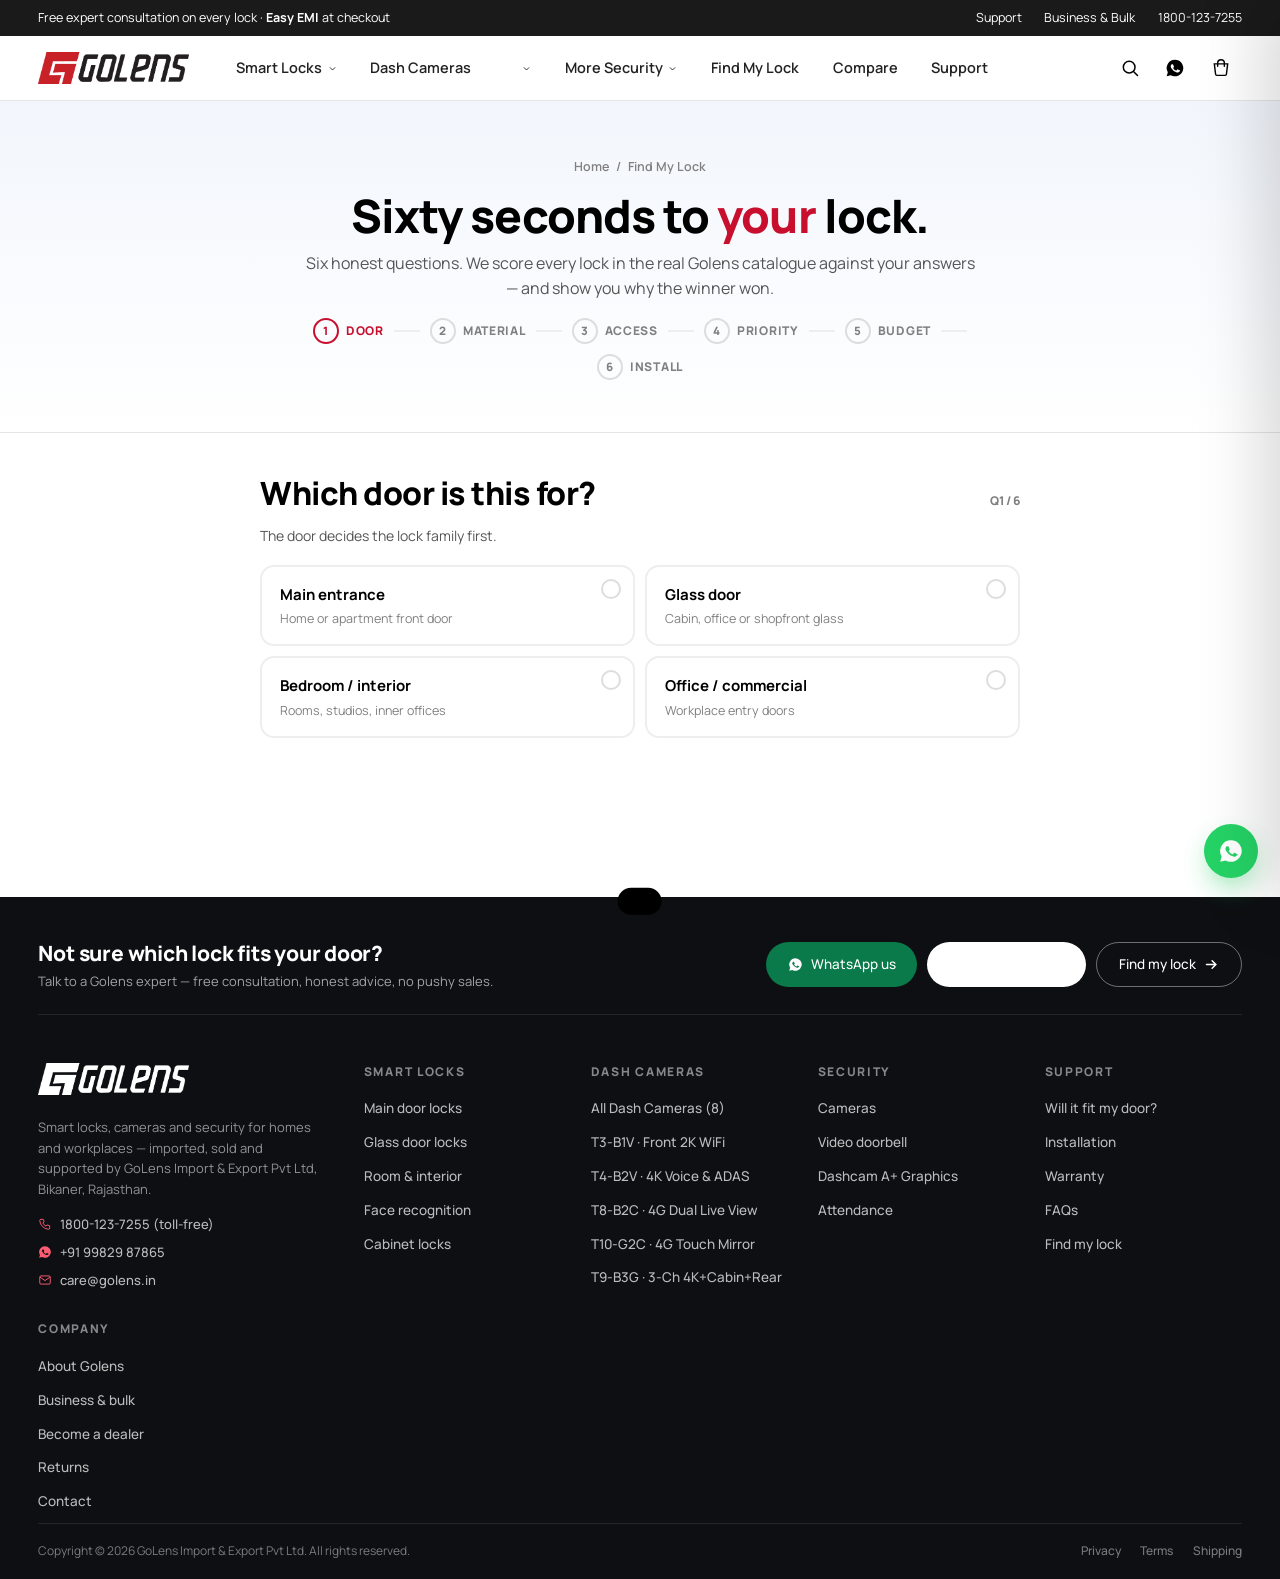
<file: find-my-lock.html>
<!DOCTYPE html>
<html lang="en">
<head>
<meta charset="UTF-8">
<meta name="viewport" content="width=device-width, initial-scale=1.0">
<title>Find My Lock — 60-Second Recommender | Golens</title>
<meta name="description" content="Six questions. One honest recommendation from the real Golens catalogue — matched to your door, your access habits and your budget.">
<link rel="canonical" href="https://golens.in/">
<meta name="theme-color" content="#ffffff">
<link rel="preconnect" href="https://fonts.googleapis.com">
<link rel="preconnect" href="https://fonts.gstatic.com" crossorigin>
<link rel="preconnect" href="https://cdn.shopify.com">
<link href="https://fonts.googleapis.com/css2?family=Manrope:wght@400;500;600;700;800&display=swap" rel="stylesheet">
<link rel="stylesheet" href="assets/css/samsung.css?v=37654321098765432109876543210">
<link rel="icon" type="image/png" href="assets/img/logo.png">
</head>
<body>
<a class="skip-link" href="#main">Skip to content</a>
<div id="gsHeader"></div>

<main id="main">
  <section class="page-hero">
    <div class="container" style="text-align:center;max-width:820px;margin-inline:auto">
      <nav class="crumbs" style="justify-content:center" aria-label="Breadcrumb"><a href="index.html">Home</a> / <span>Find My Lock</span></nav>
      <h1>Sixty seconds to <span style="color:var(--red)">your</span> lock.</h1>
      <p style="margin-inline:auto">Six honest questions. We score every lock in the real Golens catalogue against your answers — and show you why the winner won.</p>
      <div class="wiz-steps" id="wizSteps" style="justify-content:center"></div>
    </div>
  </section>

  <section class="container" style="padding:clamp(20px,3vw,36px) 0 60px">
    <div id="wizStage" style="max-width:760px;margin-inline:auto"></div>
    <div id="resultSec" hidden style="max-width:980px;margin-inline:auto">
      <div id="resultMount"></div>
      <div style="text-align:center;margin-top:44px;display:grid;gap:14px;justify-items:center">
        <h2 class="sec-head" style="margin:0"><div class="kicker">Prefer a human?</div></h2>
        <p style="color:var(--text-2);max-width:52ch">Our experts know every door type in India — send a photo and get a straight answer.</p>
        <div style="display:flex;gap:10px;flex-wrap:wrap;justify-content:center">
          <button class="btn-s btn-red" data-wa="Hi Golens! I used Find My Lock but I'd like an expert to double-check my choice." data-wa-source="finder_result">WhatsApp an expert</button>
          <button class="btn-s" style="border:1.5px solid #ddd" id="restartBtn">Start over</button>
        </div>
      </div>
    </div>
  </section>
</main>
<div id="gsFooter"></div>

<script src="assets/js/data.js?v=37654321098765432109876543210"></script>
<script src="assets/js/samsung.js?v=37654321098765432109876543210"></script>
<script>
(function () {
  'use strict';
  const G = window.GOLENS;
  const inr = window.Gfmt.inr;
  const stage = document.getElementById('wizStage');
  const stepsEl = document.getElementById('wizSteps');
  const answers = { door: null, material: null, access: [], priority: null, budget: null, install: null };
  let step = 0;
  window.Gtrack('find_my_lock_start');

  const QS = [
    { key: 'door', title: 'Which door is this for?', sub: 'The door decides the lock family first.', opts: [
      { v: 'main', t: 'Main entrance', s: 'Home or apartment front door' },
      { v: 'glass', t: 'Glass door', s: 'Cabin, office or shopfront glass' },
      { v: 'room', t: 'Bedroom / interior', s: 'Rooms, studios, inner offices' },
      { v: 'office', t: 'Office / commercial', s: 'Workplace entry doors' }] },
    { key: 'material', title: 'What is the door made of?', sub: 'Material changes what can be fitted.', opts: [
      { v: 'wood', t: 'Wood', s: 'Solid wood, flush, teak' },
      { v: 'metal', t: 'Metal or steel', s: 'MS / steel shutters, aluminium' },
      { v: 'glass', t: 'Glass', s: 'Tempered glass, 8–12 mm typical' },
      { v: 'unsure', t: "I'm not sure", s: "We'll help you check" }] },
    { key: 'access', title: 'How do you want to get in?', sub: 'Pick everything you like — the more you pick, the smarter the match.', multi: true, opts: [
      { v: 'face', t: 'Face recognition', s: 'Walk up hands-free' },
      { v: 'fp', t: 'Fingerprint', s: 'One touch, instant' },
      { v: 'app', t: 'Phone app / remote', s: 'Wi-Fi control from anywhere' },
      { v: 'camera', t: 'See visitors', s: 'Camera built into the lock' },
      { v: 'simple', t: 'Keep it simple', s: 'PIN / card / key is enough' }] },
    { key: 'priority', title: 'What matters most?', sub: 'This re-weights the scoring.', opts: [
      { v: 'security', t: 'Maximum security', s: 'Camera, alerts, everything watching' },
      { v: 'convenience', t: 'Convenience', s: 'Fast, hands-free daily entry' },
      { v: 'value', t: 'Value', s: 'The most lock for the money' },
      { v: 'design', t: 'Design statement', s: 'The lock should look premium' }] },
    { key: 'budget', title: 'Comfortable budget?', sub: 'Honest ranges — we stay inside them.', opts: [
      { v: '8', t: 'Under ₹8,000', s: 'Essential smart security' },
      { v: '15', t: 'Under ₹15,000', s: 'Face ID enters range' },
      { v: '25', t: 'Under ₹25,000', s: 'Flagship territory' },
      { v: 'any', t: 'Best fit, any budget', s: 'Recommend what truly fits' }] },
    { key: 'install', title: 'Installation plans?', sub: 'Every Golens lock can be expert-installed or fitted by any carpenter.', opts: [
      { v: 'expert', t: 'Arrange expert fitting', s: 'Golens-arranged, from ₹1,200' },
      { v: 'carpenter', t: 'My carpenter will fit', s: 'Template + hardware included' },
      { v: 'unsure', t: 'Not sure yet', s: "We'll explain both" }] }
  ];

  function renderSteps() {
    stepsEl.innerHTML = QS.map((q, i) => {
      const done = answers[q.key] !== null && (Array.isArray(answers[q.key]) ? answers[q.key].length > 0 || i < step : true);
      const cls = i === step ? 'now' : (i < step || done) ? 'done' : '';
      return `${i ? '<span class="wline"></span>' : ''}<span class="wstep ${cls}"><span class="n">${i < step ? '✓' : i + 1}</span>${q.key}</span>`;
    }).join('');
  }

  function renderQ() {
    const q = QS[step];
    renderSteps();
    stage.innerHTML = `
      <div style="display:flex;justify-content:space-between;align-items:baseline;gap:1rem;margin-bottom:6px">
        <h2 style="font-size:clamp(1.4rem,2.6vw,2rem);font-weight:800;letter-spacing:-.015em">${q.title}</h2>
        <span style="font-size:12px;font-weight:800;color:var(--text-3);white-space:nowrap">Q${step + 1} / ${QS.length}</span>
      </div>
      <p style="color:var(--text-2);font-size:14px;margin-bottom:18px">${q.sub}</p>
      <div class="opts" role="group" aria-label="${q.title}">
        ${q.opts.map(o => `<button class="optcard" data-val="${o.v}" aria-pressed="${q.multi && (answers[q.key] || []).includes(o.v)}"><strong>${o.t}</strong><span>${o.s}</span><span class="tick"></span></button>`).join('')}
      </div>
      <div style="display:flex;justify-content:space-between;align-items:center;margin-top:22px">
        ${step > 0 ? '<button class="btn-s" style="border:1.5px solid #ddd" id="qBack">← Back</button>' : '<span></span>'}
        ${q.multi ? '<button class="btn-s btn-dark" id="qNext">Continue →</button>' : '<span></span>'}
      </div>`;
    stage.querySelectorAll('.optcard').forEach(b => b.addEventListener('click', () => {
      const v = b.dataset.val;
      if (q.multi) {
        const arr = answers[q.key] || [];
        const i = arr.indexOf(v);
        if (i >= 0) arr.splice(i, 1); else arr.push(v);
        answers[q.key] = arr;
        b.setAttribute('aria-pressed', arr.includes(v));
      } else {
        answers[q.key] = v;
        stage.querySelectorAll('.optcard').forEach(x => x.setAttribute('aria-pressed', 'false'));
        b.setAttribute('aria-pressed', 'true');
        setTimeout(next, 240);
      }
    }));
    const back = stage.querySelector('#qBack');
    if (back) back.addEventListener('click', () => { step--; renderQ(); });
    const nx = stage.querySelector('#qNext');
    if (nx) nx.addEventListener('click', next);
  }

  function next() {
    const q = QS[step];
    if (q.multi && !(answers[q.key] || []).length) answers[q.key] = ['simple'];
    step++;
    if (step >= QS.length) finish(); else renderQ();
  }

  /* scoring engine (hard gates + priority weights) */
  function scoreLock(p, a) {
    let s = 0; const why = [];
    const acc = p.access || [];
    if (a.door === 'glass') {
      if (p.family !== 'glass') return null;
      s += 30; why.push('Built specifically for glass doors');
    } else {
      if (p.family === 'glass') return null;
      if ((p.door || []).includes(a.door)) { s += 26; why.push('Rated for this door type'); }
      else if (a.door === 'office' && (p.door || []).includes('main')) { s += 14; why.push('Suitable for workplace doors'); }
      else return null;
    }
    if (a.material === 'glass' && p.family === 'glass') s += 10;
    if (a.material === 'metal' && (p.material || []).some(m => m === 'metal' || m === 'steel')) { s += 8; why.push('Rated for metal / steel doors'); }
    if (a.material === 'wood' && (p.material || []).includes('wood')) { s += 8; why.push('Fits standard wooden doors'); }
    const wants = a.access || [];
    if (wants.includes('face')) {
      if (acc.includes('face3d')) { s += 18; why.push('3D Face ID — hands-free entry'); }
      else if (acc.some(x => x.startsWith('face'))) { s += 13; why.push('Face recognition unlock'); }
      else return null;
    }
    if (wants.includes('fp')) { if (acc.includes('fp')) { s += 12; why.push('Fingerprint unlock'); } else return null; }
    if (wants.includes('app')) { if (p.wifi) { s += 14; why.push('Wi-Fi + app: remote unlock & notifications'); } else if (p.bt) { s += 5; why.push('Bluetooth app control'); } else return null; }
    if (wants.includes('camera')) { if (p.camera) { s += 16; why.push('Built-in camera to see visitors'); } else return null; }
    if (wants.includes('simple')) { s += 4; }
    if (a.priority === 'security') { if (p.camera) { s += 12; why.push('Camera adds awareness'); } if (acc.includes('face3d')) s += 6; if (p.wifi) s += 6; if (p.badge === 'advanced') s += 6; }
    if (a.priority === 'convenience') { if (acc.includes('face3d')) s += 10; if (acc.includes('fp')) s += 5; if (p.lcd) s += 3; }
    if (a.priority === 'value') { s += Math.max(0, 14 - p.price / 1600); if (p.mrp) s += 3; }
    if (a.priority === 'design') { if (['x57', 'vintage', 'x95g', 'x28b', 'ultraedge'].includes(p.id)) { s += 9; why.push('A finish worth showing off'); } if (p.body && /alloy/i.test(p.body)) s += 4; }
    const cap = a.budget === 'any' ? Infinity : +a.budget * 1000;
    if (p.price > cap * 1.06) return null;
    if (a.budget !== 'any') s += Math.max(0, 8 - (cap - p.price) / 900);
    if (p.badge === 'flagship') s += 2;
    if (p.soldOut) s -= 25;
    return { score: s, why: why.slice(0, 4) };
  }

  function finish() {
    window.Gtrack('find_my_lock_complete', { door: answers.door, priority: answers.priority, budget: answers.budget });
    const ranked = G.locks().map(p => { const r = scoreLock(p, answers); return r ? { p, score: r.score, why: r.why } : null; })
      .filter(Boolean).sort((x, y) => y.score - x.score);
    renderSteps();
    stage.innerHTML = '';
    const sec = document.getElementById('resultSec');
    sec.hidden = false;
    const mount = document.getElementById('resultMount');
    if (!ranked.length) {
      mount.innerHTML = `
        <div class="resultbox" style="grid-template-columns:1fr">
          <div>
            <span class="matchpill" style="background:#fef3c7;color:#b45309">EXPERT ROUTE</span>
            <h2 style="font-size:clamp(1.4rem,2.6vw,2rem);font-weight:800;margin:12px 0 8px">Your door needs a human eye.</h2>
            <p style="color:var(--text-2);max-width:54ch">Your combination is unusual — and we don't guess. Send a photo of your door and a Golens expert will confirm exactly what fits, usually the same day.</p>
            <div style="display:flex;gap:10px;flex-wrap:wrap;margin-top:18px">
              <button class="btn-s btn-red" data-wa="Hi Golens! Find My Lock couldn't auto-match my door — here's a photo." data-wa-source="finder_nomatch">Send a door photo</button>
              <a class="btn-s" style="border:1.5px solid #ddd" href="locks.html">Browse the full range</a>
            </div>
          </div>
        </div>`;
      sec.scrollIntoView({ behavior: 'smooth' });
      return;
    }
    const best = ranked[0], alts = ranked.slice(1, 3);
    const pct = Math.min(97, Math.round(60 + best.score / 1.4));
    mount.innerHTML = `
      <div class="resultbox">
        <a class="media" href="product.html?p=${best.p.id}"><img src="${best.p.image}" alt="${best.p.name}"></a>
        <div>
          <span class="matchpill">✓ ${pct}% MATCH</span>
          <h2 style="font-size:clamp(1.5rem,2.8vw,2.2rem);font-weight:800;letter-spacing:-.02em;margin:10px 0 4px">Your best match: ${best.p.name}${best.p.line ? ' · ' + best.p.line : ''}</h2>
          <p style="color:var(--text-2)">${best.p.subtitle}</p>
          <ul class="whylist">${best.why.map(w => `<li><svg viewBox="0 0 24 24" fill="none" stroke="currentColor" stroke-width="2.4"><path d="M4.5 12.5l5 5L20 7" stroke-linecap="round"/></svg>${w}</li>`).join('')}</ul>
          <div class="spec3">
            <div><strong>${inr(best.p.price)}</strong><span>Price today</span></div>
            <div><strong>${best.p.warranty} yr</strong><span>Warranty</span></div>
            <div><strong>${(best.p.access || []).length} ways</strong><span>To unlock</span></div>
          </div>
          <div style="display:flex;gap:10px;flex-wrap:wrap">
            <a class="btn-s btn-dark" href="product.html?p=${best.p.id}">Explore &amp; buy</a>
            <a class="btn-s" style="border:1.5px solid #ddd" href="compare.html?ids=${[best.p.id].concat(alts.map(a => a.p.id)).join(',')}">Compare alternatives</a>
            <button class="btn-s btn-red" data-wa="Hi Golens! Find My Lock recommended the ${best.p.name} for my ${answers.door} door — can you double-check?" data-wa-source="finder_result">Ask an expert</button>
          </div>
        </div>
      </div>
      ${alts.length ? `
      <div style="margin-top:34px">
        <div class="sec-head"><div><div class="kicker">Runner-ups</div><h2>Also strong for you</h2></div></div>
        <div class="grid-4">${alts.map(a => window.Gcard(a.p)).join('')}</div>
      </div>` : ''}
      <p style="font-size:12px;color:var(--text-3);margin-top:18px;max-width:72ch">Match percentage reflects how well this lock's published features fit your answers — guidance, not a guarantee. Final fit is always confirmed against your door (thickness, material, existing bore holes) before or after you order.</p>`;
    window.Greveal(mount);
    document.getElementById('restartBtn').addEventListener('click', () => location.reload());
    sec.scrollIntoView({ behavior: rm() ? 'auto' : 'smooth' });
    function rm() { return window.matchMedia && window.matchMedia('(prefers-reduced-motion: reduce)').matches; }
  }

  renderQ();
})();
</script>
</body>
</html>
</file>
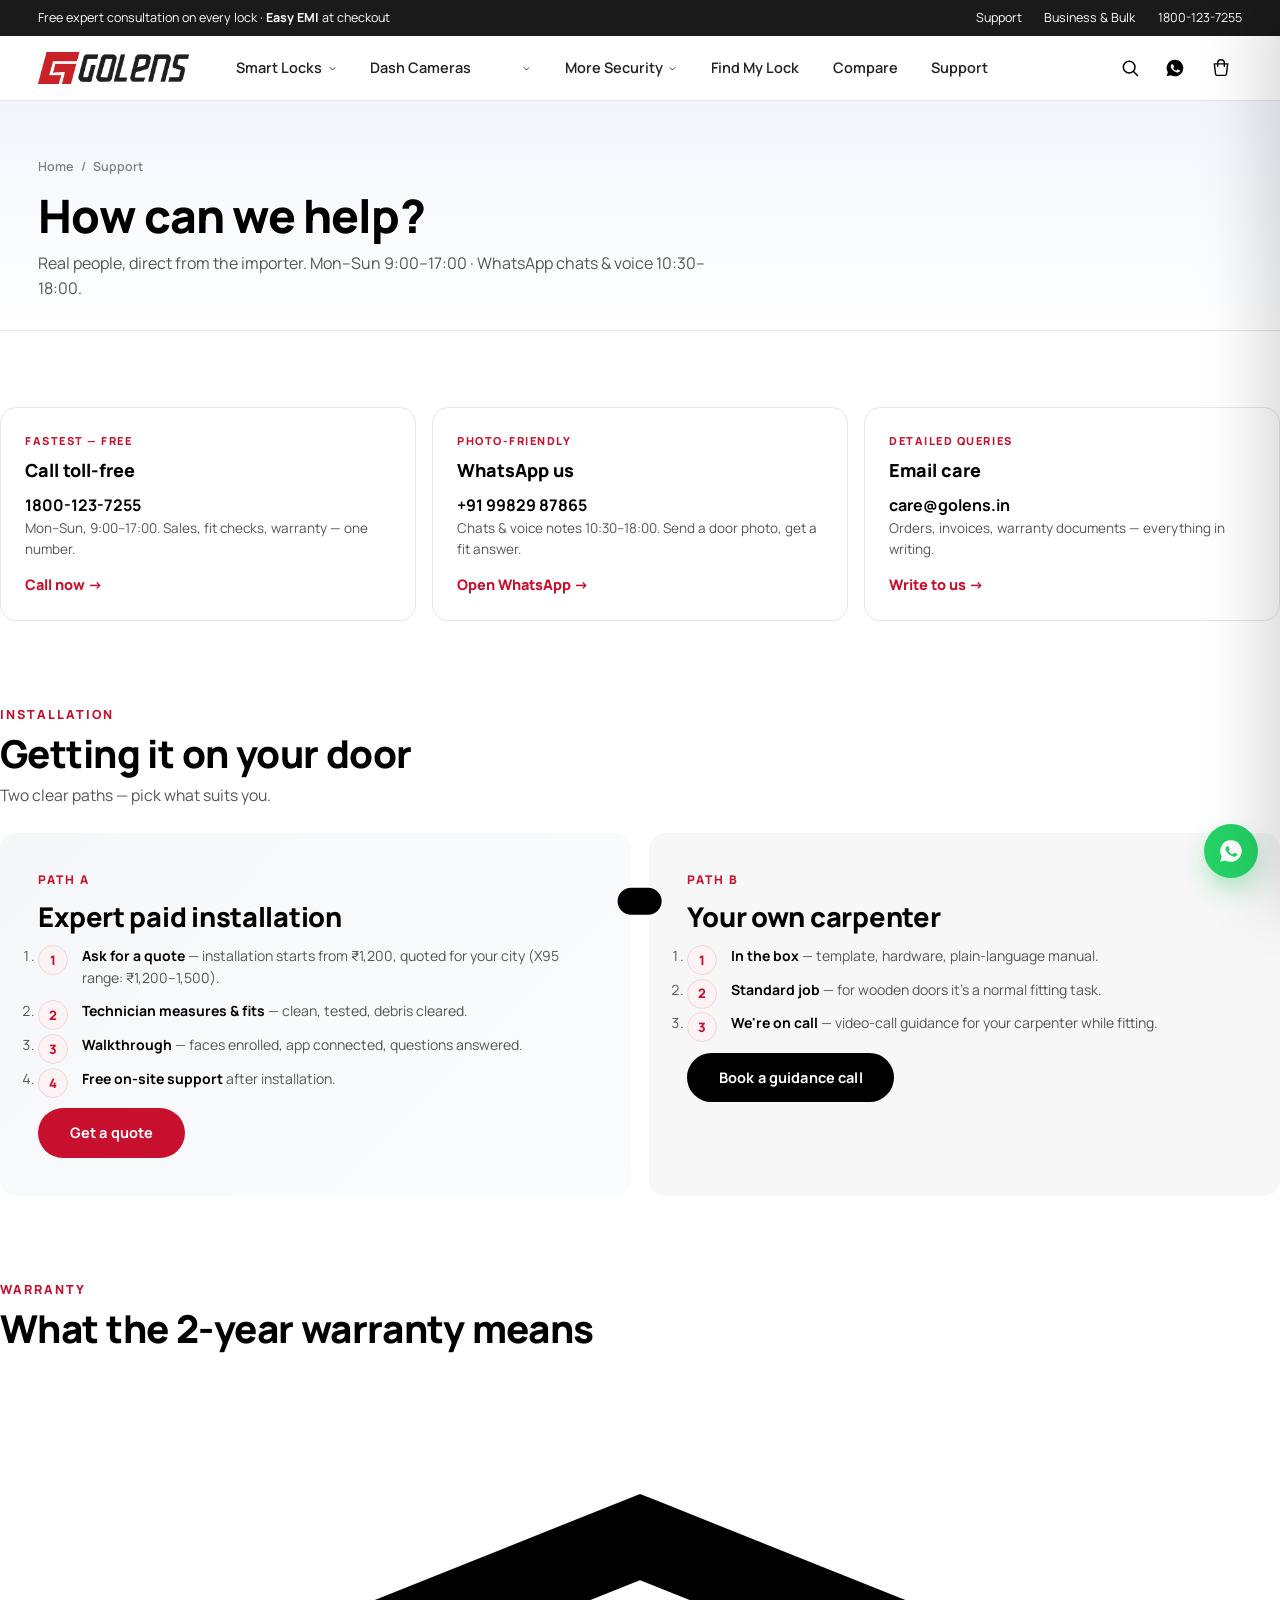
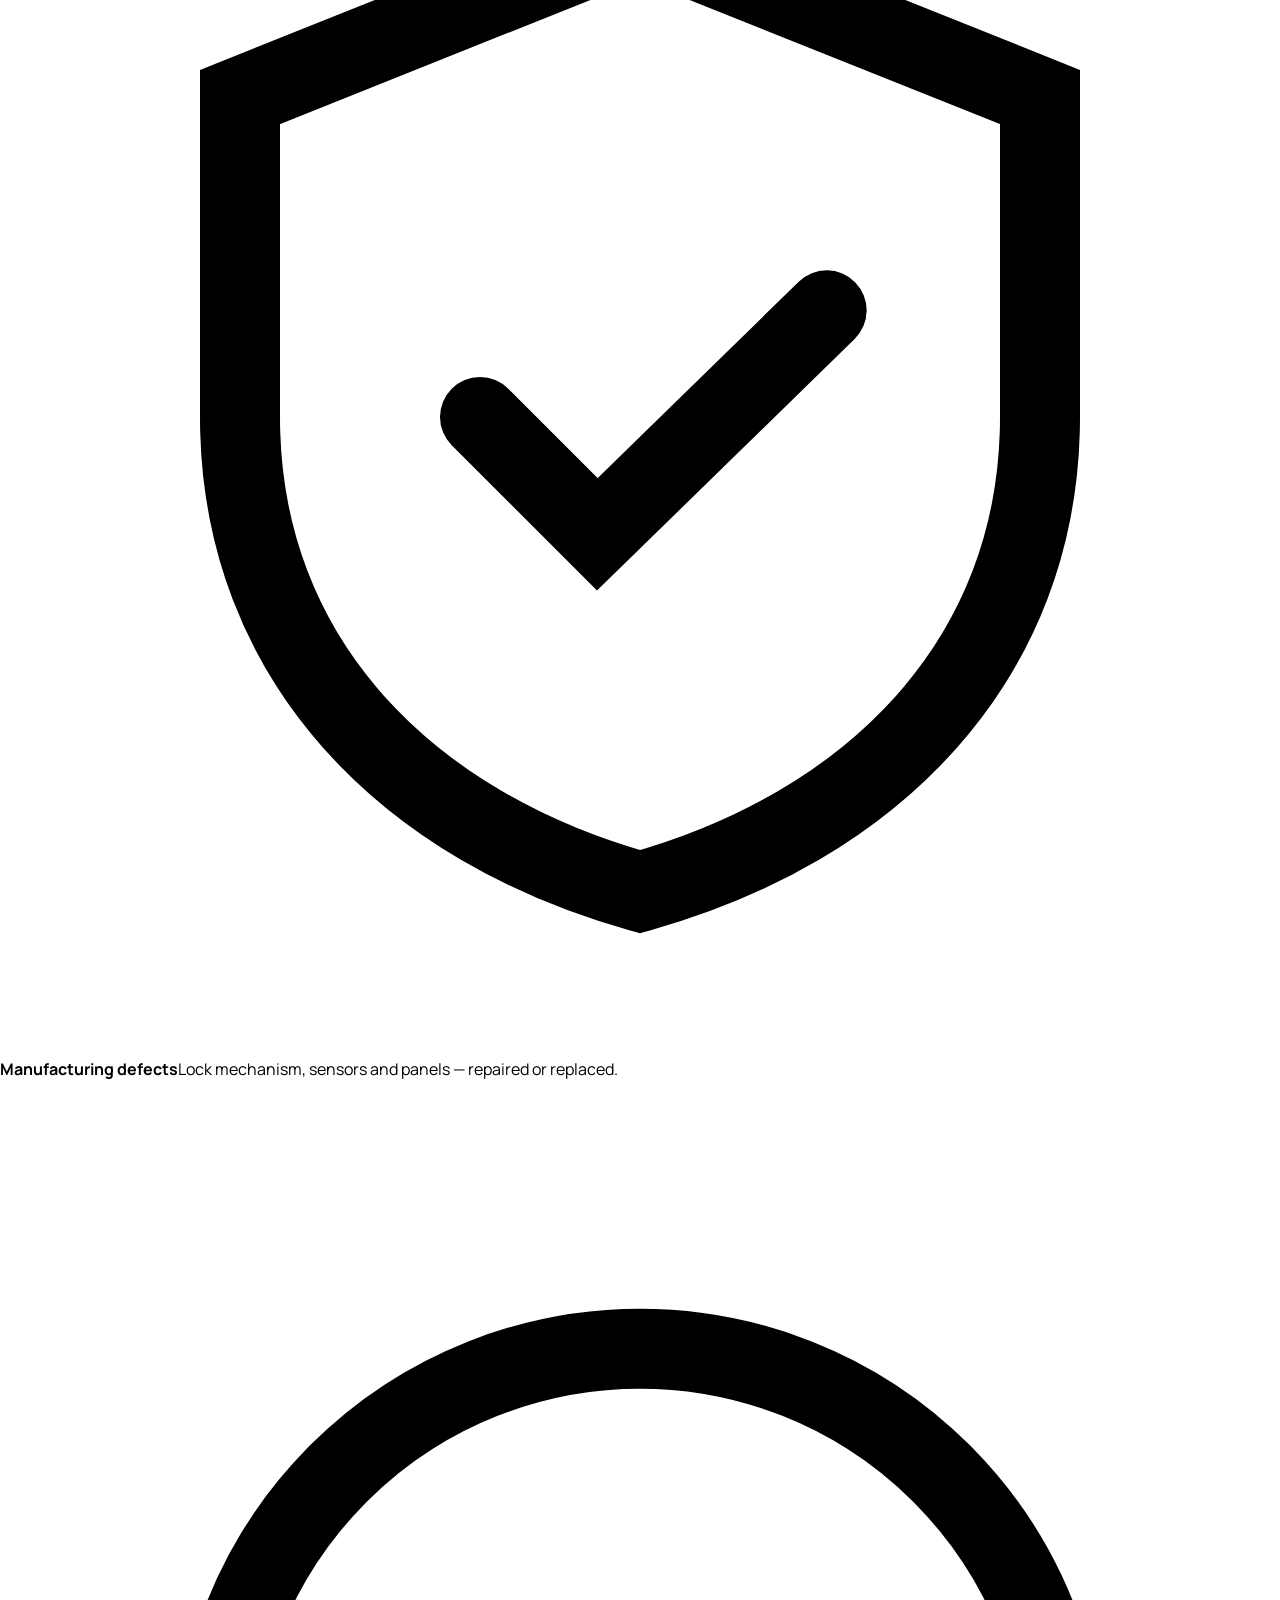
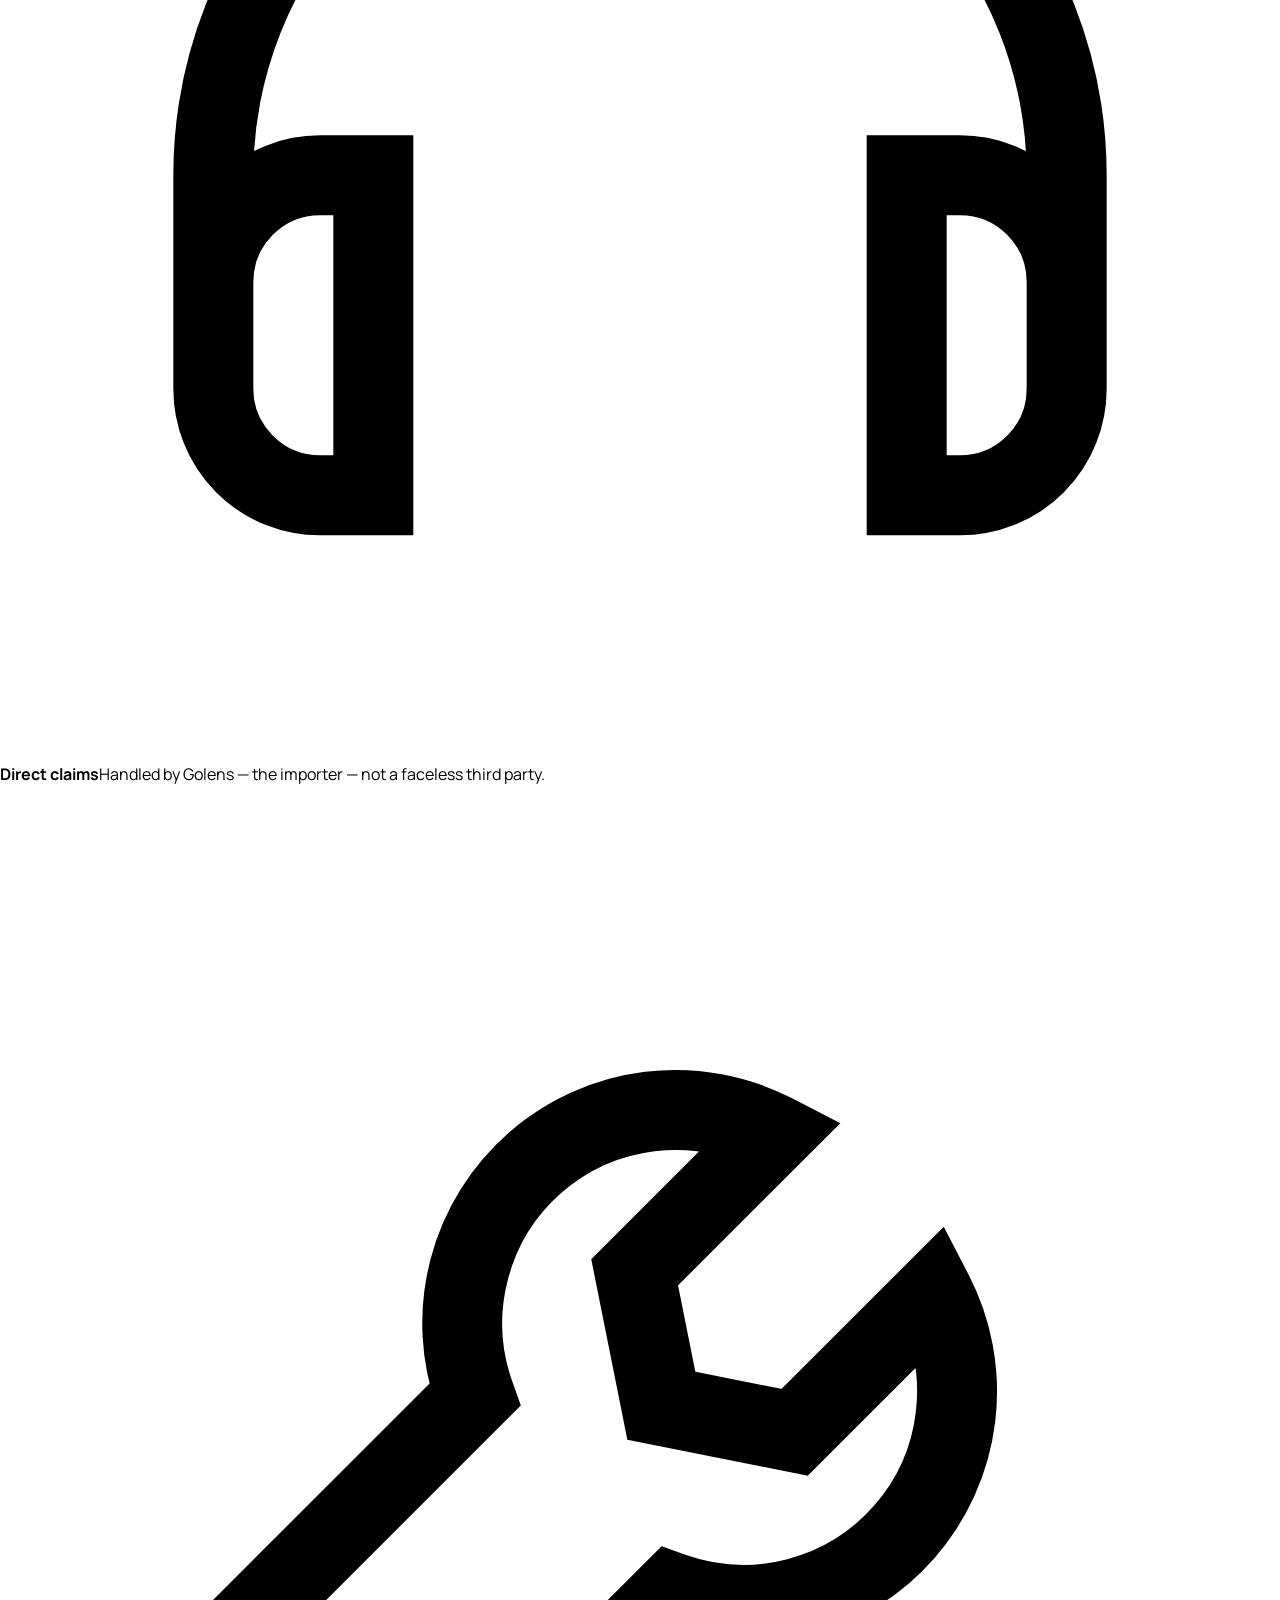
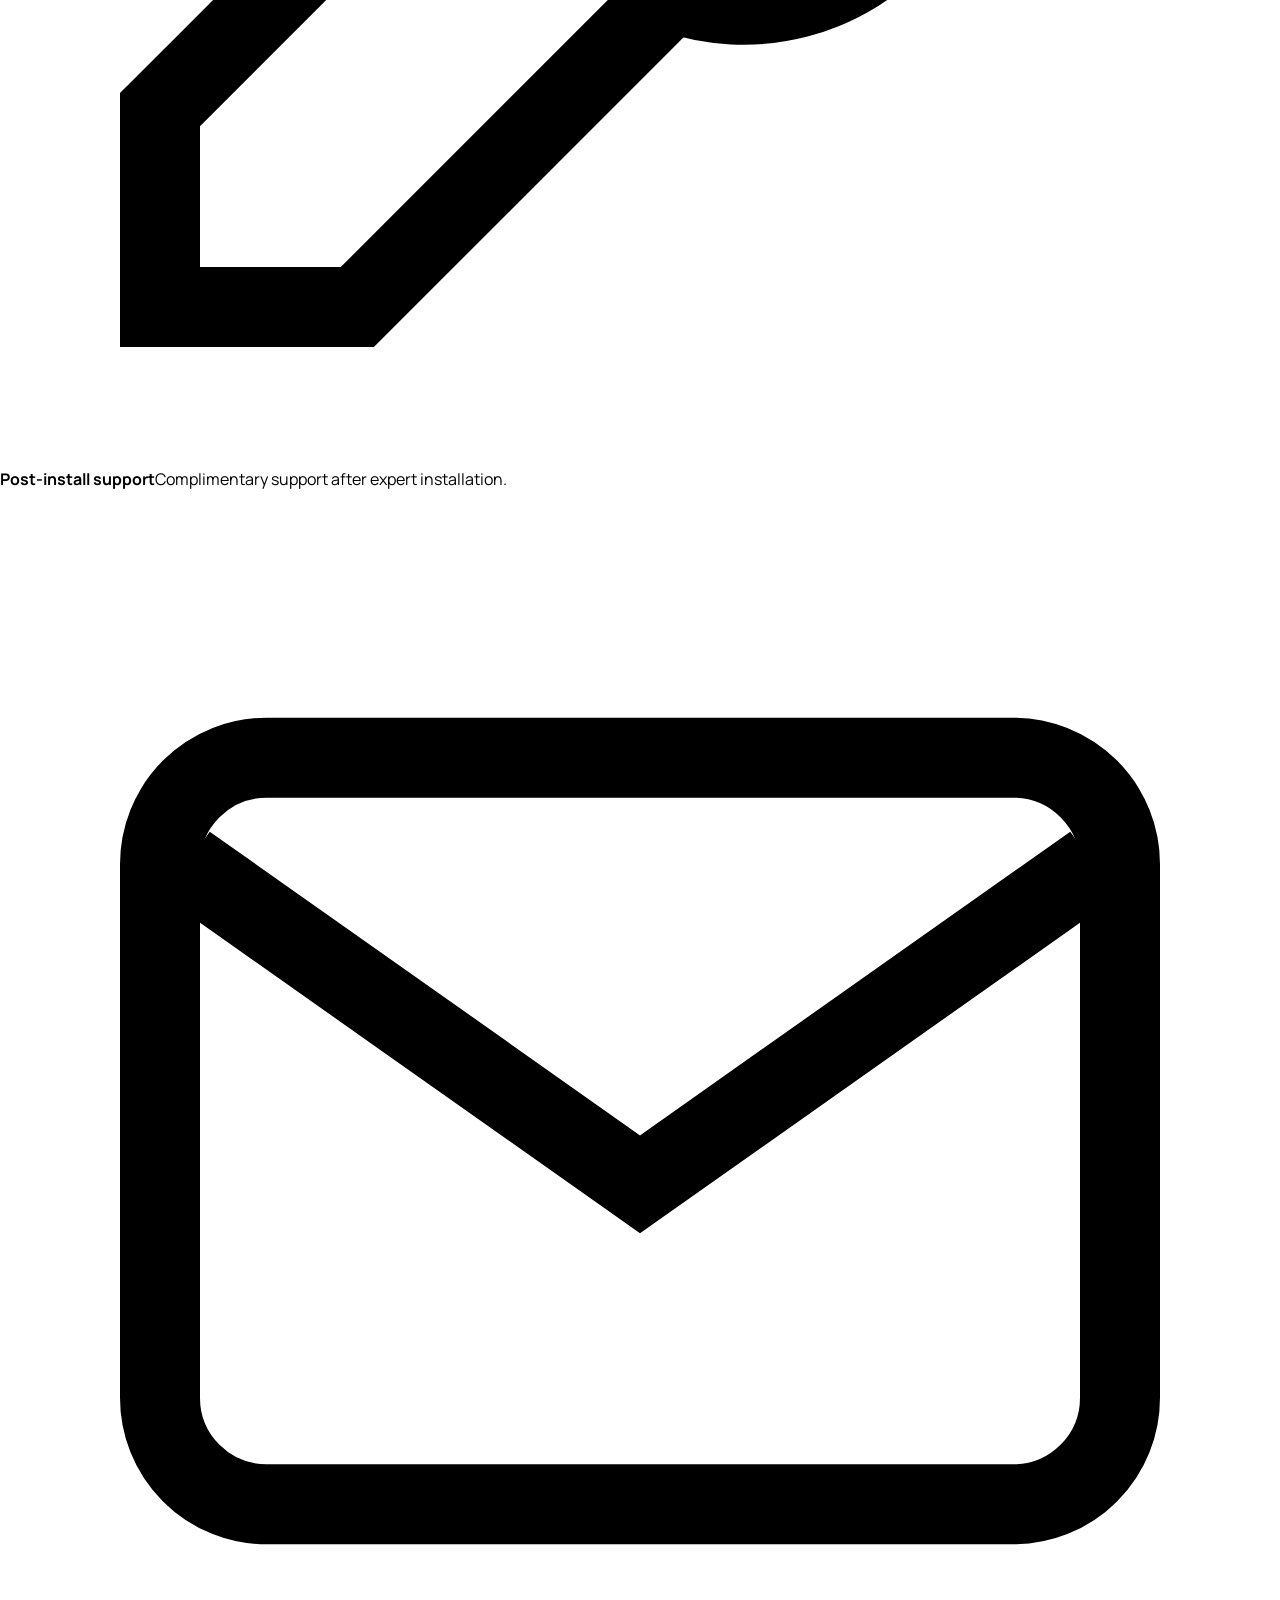
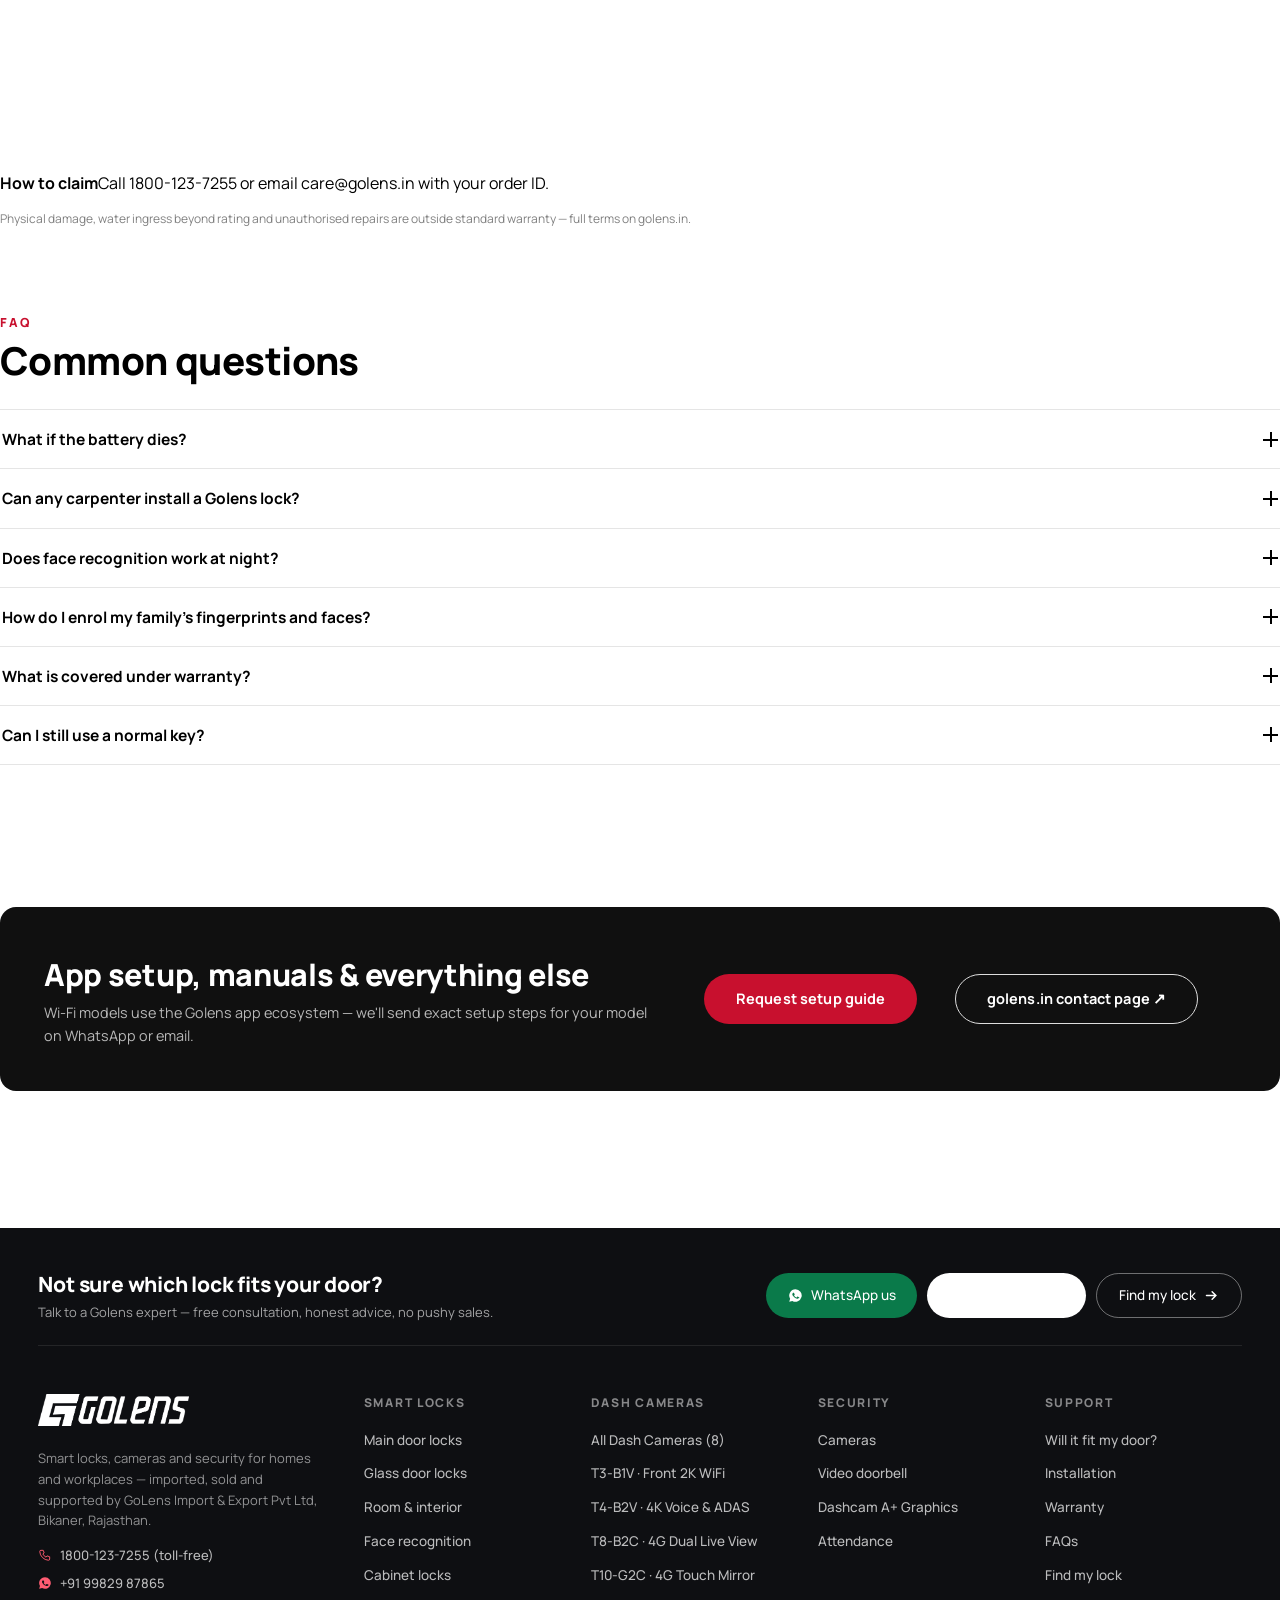
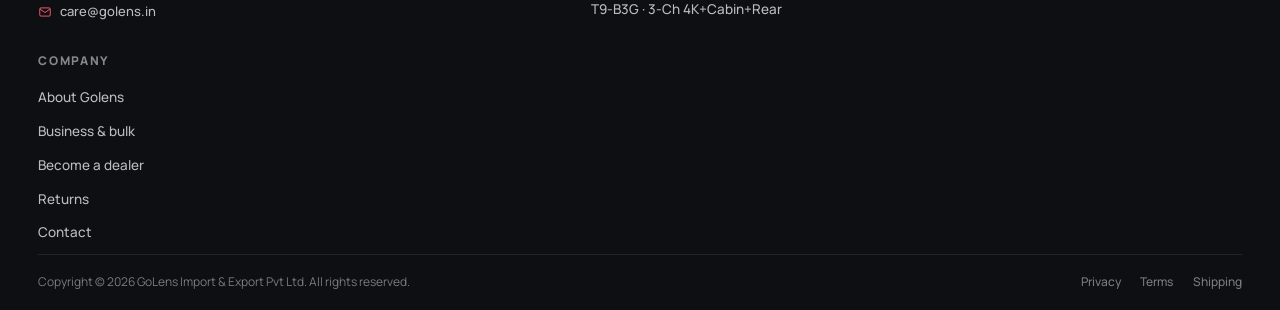
<file: support.html>
<!DOCTYPE html>
<html lang="en">
<head>
<meta charset="UTF-8">
<meta name="viewport" content="width=device-width, initial-scale=1.0">
<title>Support — Warranty, Installation &amp; Help | Golens</title>
<meta name="description" content="Golens support: toll-free 1800-123-7255, WhatsApp +91 99829 87865, care@golens.in. Installation, warranty claims, video-call guidance and app help.">
<link rel="canonical" href="https://golens.in/pages/contact-us">
<meta name="theme-color" content="#ffffff">
<link rel="preconnect" href="https://fonts.googleapis.com">
<link rel="preconnect" href="https://fonts.gstatic.com" crossorigin>
<link href="https://fonts.googleapis.com/css2?family=Manrope:wght@400;500;600;700;800&display=swap" rel="stylesheet">
<link rel="stylesheet" href="assets/css/samsung.css?v=37654321098765432109876543210">
<link rel="icon" type="image/png" href="assets/img/logo.png">
</head>
<body>
<a class="skip-link" href="#main">Skip to content</a>
<div id="gsHeader"></div>

<main id="main">
  <section class="page-hero">
    <div class="container">
      <nav class="crumbs" aria-label="Breadcrumb"><a href="index.html">Home</a> / <span>Support</span></nav>
      <h1>How can we help?</h1>
      <p>Real people, direct from the importer. Mon–Sun 9:00–17:00 · WhatsApp chats &amp; voice 10:30–18:00.</p>
    </div>
  </section>

  <!-- CONTACT PATHS -->
  <section class="container section-s">
    <div class="pathrow" data-rv>
      <a class="pathcard" href="tel:18001237255">
        <span class="k">Fastest — Free</span>
        <h3>Call toll-free</h3>
        <p><strong style="color:#000;font-size:16px">1800-123-7255</strong><br>Mon–Sun, 9:00–17:00. Sales, fit checks, warranty — one number.</p>
        <span class="link-s" style="margin-top:6px">Call now →</span>
      </a>
      <a class="pathcard" href="https://wa.me/919982987865?text=Hi%20Golens!%20I%20need%20help%20with%20my%20smart%20lock." target="_blank" rel="noopener">
        <span class="k">Photo-friendly</span>
        <h3>WhatsApp us</h3>
        <p><strong style="color:#000;font-size:16px">+91 99829 87865</strong><br>Chats &amp; voice notes 10:30–18:00. Send a door photo, get a fit answer.</p>
        <span class="link-s" style="margin-top:6px">Open WhatsApp →</span>
      </a>
      <a class="pathcard" href="mailto:care@golens.in">
        <span class="k">Detailed queries</span>
        <h3>Email care</h3>
        <p><strong style="color:#000;font-size:16px">care@golens.in</strong><br>Orders, invoices, warranty documents — everything in writing.</p>
        <span class="link-s" style="margin-top:6px">Write to us →</span>
      </a>
    </div>
  </section>

  <!-- INSTALLATION -->
  <section class="container section-s" id="installation">
    <div class="sec-head" data-rv>
      <div><div class="kicker">Installation</div><h2>Getting it on your door</h2><p class="sub">Two clear paths — pick what suits you.</p></div>
    </div>
    <div class="split-promo" style="margin-top:0">
      <div class="promo-card lightblue" data-rv>
        <span class="kicker">Path A</span>
        <h3>Expert paid installation</h3>
        <ol class="steps-s">
          <li><strong>Ask for a quote</strong> — installation starts from ₹1,200, quoted for your city (X95 range: ₹1,200–1,500).</li>
          <li><strong>Technician measures &amp; fits</strong> — clean, tested, debris cleared.</li>
          <li><strong>Walkthrough</strong> — faces enrolled, app connected, questions answered.</li>
          <li><strong>Free on-site support</strong> after installation.</li>
        </ol>
        <div class="p-cta"><button class="btn-s btn-red" data-wa="Hi Golens! Please share an installation quote for my pin code." data-wa-source="support_install">Get a quote</button></div>
      </div>
      <div class="promo-card lightgrey" data-rv style="--rvd:.1s">
        <span class="kicker">Path B</span>
        <h3>Your own carpenter</h3>
        <ol class="steps-s">
          <li><strong>In the box</strong> — template, hardware, plain-language manual.</li>
          <li><strong>Standard job</strong> — for wooden doors it's a normal fitting task.</li>
          <li><strong>We're on call</strong> — video-call guidance for your carpenter while fitting.</li>
        </ol>
        <div class="p-cta"><button class="btn-s btn-dark" data-wa="Hi Golens! My carpenter is fitting the lock — please guide us on a video call." data-wa-source="support_carpenter">Book a guidance call</button></div>
      </div>
    </div>
  </section>

  <!-- WHAT'S COVERED -->
  <section class="container section-s" id="warranty">
    <div class="sec-head" data-rv><div><div class="kicker">Warranty</div><h2>What the 2-year warranty means</h2></div></div>
    <div class="why-row" data-rv>
      <div class="why-tile"><svg viewBox="0 0 24 24" fill="none" stroke="currentColor" stroke-width="1.5"><path d="M12 3l7.5 3v6c0 4.6-3.2 7.7-7.5 8.9C7.7 19.7 4.5 16.6 4.5 12V6z"/><path d="M9 12l2.2 2.2L15.5 10" stroke-linecap="round"/></svg><strong>Manufacturing defects</strong><span>Lock mechanism, sensors and panels — repaired or replaced.</span></div>
      <div class="why-tile"><svg viewBox="0 0 24 24" fill="none" stroke="currentColor" stroke-width="1.5"><path d="M4 13a8 8 0 0 1 16 0M4 13v4a2 2 0 0 0 2 2h1v-6H6a2 2 0 0 0-2 2zM20 13v4a2 2 0 0 1-2 2h-1v-6h1a2 2 0 0 1 2 2z"/></svg><strong>Direct claims</strong><span>Handled by Golens — the importer — not a faceless third party.</span></div>
      <div class="why-tile"><svg viewBox="0 0 24 24" fill="none" stroke="currentColor" stroke-width="1.5"><path d="M14.5 6.5a4 4 0 0 0-5.6 4.9L3 17.3V21h3.7l5.9-5.9a4 4 0 0 0 4.9-5.6l-2.6 2.6-2.5-.5-.5-2.5z"/></svg><strong>Post-install support</strong><span>Complimentary support after expert installation.</span></div>
      <div class="why-tile"><svg viewBox="0 0 24 24" fill="none" stroke="currentColor" stroke-width="1.5"><rect x="3" y="5" width="18" height="14" rx="2"/><path d="M3.5 7l8.5 6 8.5-6"/></svg><strong>How to claim</strong><span>Call 1800-123-7255 or email care@golens.in with your order ID.</span></div>
    </div>
    <p style="font-size:12px;color:var(--text-3);margin-top:14px">Physical damage, water ingress beyond rating and unauthorised repairs are outside standard warranty — full terms on golens.in.</p>
  </section>

  <!-- FAQ -->
  <section class="container section-s">
    <div class="sec-head" data-rv><div><div class="kicker">FAQ</div><h2>Common questions</h2></div></div>
    <div class="acc" id="faqAcc" data-rv>
      <details><summary>What if the battery dies?<span class="pm"></span></summary><div class="acc-b">You get low-battery alerts on the lock and (on Wi-Fi models) in the app. Even if it empties, two backups remain: momentary power from a power bank over USB (on models listing it), and the mechanical key. Being locked out is designed out.</div></details>
      <details><summary>Can any carpenter install a Golens lock?<span class="pm"></span></summary><div class="acc-b">Yes — for wooden doors it's a standard fitting job with the included template and hardware. For glass doors, the glass models fit without drilling, though we recommend expert installation. Video-call guidance is free either way.</div></details>
      <details><summary>Does face recognition work at night?<span class="pm"></span></summary><div class="acc-b">On models with 3D face recognition, the mapping is built to work in low light. Our team can demo it live on a video call before you buy.</div></details>
      <details><summary>How do I enrol my family's fingerprints and faces?<span class="pm"></span></summary><div class="acc-b">The lock's menu guides you step by step, and the app manages users on Wi-Fi models. If you choose expert installation, the technician enrolls everyone during the walkthrough.</div></details>
      <details><summary>What is covered under warranty?<span class="pm"></span></summary><div class="acc-b">Manufacturing defects in the mechanism, sensors and panels for 2 years from purchase — claimed directly with Golens via <a href="tel:18001237255">1800-123-7255</a> or <a href="mailto:care@golens.in">care@golens.in</a> with your order ID.</div></details>
      <details><summary>Can I still use a normal key?<span class="pm"></span></summary><div class="acc-b">Yes — every Golens lock keeps a mechanical key as the final backup, so you're never locked out even with zero battery.</div></details>
    </div>
  </section>

  <!-- APP & MANUALS -->
  <section class="container section-s" style="padding-bottom:60px">
    <div class="support-strip" data-rv>
      <div>
        <h2>App setup, manuals &amp; everything else</h2>
        <p>Wi-Fi models use the Golens app ecosystem — we'll send exact setup steps for your model on WhatsApp or email.</p>
      </div>
      <button class="btn-s btn-red" data-wa="Hi Golens! Please send me the app setup steps and manual for my lock." data-wa-source="support_manuals">Request setup guide</button>
      <a class="btn-s" style="border:1.5px solid #ddd" href="https://golens.in/pages/contact-us" target="_blank" rel="noopener">golens.in contact page ↗</a>
    </div>
  </section>
</main>
<div id="gsFooter"></div>

<script src="assets/js/data.js?v=37654321098765432109876543210"></script>
<script src="assets/js/samsung.js?v=37654321098765432109876543210"></script>
<script>
(function () {
  'use strict';
  window.Gtrack('support_view');
  window.Greveal();
})();
</script>
</body>
</html>
</file>
<file: assets/css/samsung.css>
/* ============================================================
   GOLENS × SAMSUNG-STYLE STORE DESIGN
   Clean white e-commerce: bold headlines, hero carousel,
   square feature cards, category circles, blue accents.
   ============================================================ */
:root {
  --red: #c8102e;
  --red-bright: #e0243e;
  --navy: #a30d24;
  --ink: #000000;
  --grey-1: #fafafa;
  --grey-2: #f7f7f7;
  --grey-3: #eeeeee;
  --grey-4: #dddddd;
  --text: #000;
  --text-2: #555555;
  --text-3: #808080;
  --line: #e5e5e5;
  --radius: 16px;
  --font: 'Manrope', 'Segoe UI', Arial, sans-serif;
  --ease: cubic-bezier(.22, .61, .36, 1);
}
*, *::before, *::after { box-sizing: border-box; margin: 0; padding: 0; }
html { scroll-behavior: smooth; }
body { font-family: var(--font); color: var(--text); background: #fff; line-height: 1.55; -webkit-font-smoothing: antialiased; overflow-x: hidden; }
img, svg { display: block; max-width: 100%; }
a { color: inherit; text-decoration: none; }
button { font: inherit; color: inherit; background: none; border: 0; cursor: pointer; }
ul { list-style: none; }
::selection { background: #dce8fa; }
:focus-visible { outline: 2px solid var(--red); outline-offset: 3px; }

.skip-link { position: fixed; top: -100px; left: 1rem; z-index: 999; background: var(--red); color: #fff; padding: .7rem 1.2rem; border-radius: 6px; font-weight: 700; transition: top .3s; }
.skip-link:focus { top: 1rem; }

.container { width: min(1440px, 100%); margin-inline: auto; padding-inline: clamp(16px, 3vw, 48px); }

/* ---------- TOP UTILITY BAR ---------- */
.topbar { background: #1a1a1a; color: #fff; font-size: 12.5px; }
.topbar .container { display: flex; justify-content: space-between; align-items: center; height: 36px; gap: 1rem; }
.topbar a:hover { color: #9ccbff; }
.topbar-links { display: flex; gap: 1.4rem; }
.topbar .dot-sep { color: #666; }
@media (max-width: 720px) { .topbar-left span.hide-m { display: none; } .topbar-links { gap: .9rem; } }

/* ---------- HEADER ---------- */
.header { position: sticky; top: 0; z-index: 100; background: #fff; border-bottom: 1px solid var(--line); transition: box-shadow .3s; }
.header.is-scrolled { box-shadow: 0 4px 18px rgba(0,0,0,.08); }
.header .container { display: flex; align-items: center; gap: 2rem; height: 64px; }
.logo { display: flex; align-items: center; gap: .55rem; font-size: 1.45rem; font-weight: 800; letter-spacing: .06em; }
.logo svg { width: 27px; height: 27px; }
.logo small { display: block; font-size: 8.5px; font-weight: 600; letter-spacing: .34em; color: var(--text-3); margin-top: -3px; }
.mainnav { display: flex; align-items: center; gap: .2rem; height: 100%; }
.mainnav > li { position: relative; height: 100%; display: flex; align-items: center; }
.navlink { display: inline-flex; align-items: center; gap: .35rem; padding: .55rem .95rem; font-size: 14.5px; font-weight: 600; color: #222; white-space: nowrap; transition: color .2s; }
.navlink:hover, .navlink[aria-expanded="true"] { color: var(--red); }
.navlink .chev { width: 9px; height: 9px; transition: transform .25s; }
.navlink[aria-expanded="true"] .chev { transform: rotate(180deg); }
.header-icons { margin-left: auto; display: flex; align-items: center; gap: .3rem; }
.hicon { position: relative; width: 41px; height: 41px; border-radius: 50%; display: grid; place-items: center; transition: background .2s; }
.hicon:hover { background: var(--grey-2); }
.hicon svg { width: 20px; height: 20px; }
.cart-badge { position: absolute; top: 3px; right: 2px; min-width: 17px; height: 17px; border-radius: 99px; background: var(--red); color: #fff; font-size: 10.5px; font-weight: 800; display: grid; place-items: center; transform: scale(0); transition: transform .3s var(--ease); }
.cart-badge.on { transform: scale(1); }
.burger { display: none; }
@media (max-width: 1120px) { .mainnav { display: none; } .burger { display: grid; } }

/* Mega dropdown (Samsung-style white panel) */
.mega { position: absolute; top: 100%; left: 50%; transform: translate(-50%, 10px); width: 720px; background: #fff; border: 1px solid var(--line); border-radius: 12px; box-shadow: 0 24px 60px -18px rgba(0,0,0,.22); padding: 26px 28px; display: grid; grid-template-columns: 1fr 1fr; gap: 8px 40px; opacity: 0; visibility: hidden; pointer-events: none; transition: opacity .3s var(--ease), transform .3s var(--ease); }
.mainnav > li.is-open .mega { opacity: 1; visibility: visible; pointer-events: auto; transform: translate(-50%, 0); }
.mega h5 { grid-column: 1/-1; font-size: 11px; letter-spacing: .18em; text-transform: uppercase; color: var(--text-3); font-weight: 800; margin-bottom: -4px; }
.mega a { display: flex; justify-content: space-between; align-items: center; padding: .55rem .7rem; margin-left: -.7rem; border-radius: 8px; font-size: 14px; font-weight: 600; color: #333; transition: background .2s, color .2s; }
.mega a:hover { background: var(--grey-2); color: var(--red); }
.mega a .pr { font-size: 12px; color: var(--red); font-weight: 700; }

/* Mobile drawer nav */
.mobnav { position: fixed; inset: 0; z-index: 300; background: #fff; transform: translateX(100%); transition: transform .4s var(--ease); overflow-y: auto; padding: 18px 22px 40px; }
.mobnav.is-open { transform: none; }
.mobnav-head { display: flex; justify-content: space-between; align-items: center; height: 46px; margin-bottom: 12px; }
.mobnav details { border-bottom: 1px solid var(--line); }
.mobnav summary { list-style: none; display: flex; justify-content: space-between; align-items: center; padding: 15px 2px; font-size: 16px; font-weight: 700; cursor: pointer; }
.mobnav summary::-webkit-details-marker { display: none; }
.mobnav summary svg { width: 13px; height: 13px; transition: transform .25s; }
.mobnav details[open] summary svg { transform: rotate(45deg); }
.mobnav details ul { padding: 2px 2px 14px; display: grid; gap: 2px; }
.mobnav details a { display: block; padding: .55rem 0; font-size: 14.5px; color: var(--text-2); font-weight: 600; }
.mobnav .mob-cta { display: grid; gap: 10px; margin-top: 22px; }

/* ---------- BUTTONS ---------- */
.btn-s { display: inline-flex; align-items: center; justify-content: center; gap: .5rem; padding: .78rem 1.9rem; border-radius: 999px; font-size: 14.5px; font-weight: 700; letter-spacing: .01em; border: 1.5px solid transparent; transition: all .25s var(--ease); white-space: nowrap; }
.btn-s:hover { transform: translateY(-2px); box-shadow: 0 10px 24px -10px rgba(0,0,0,.3); }
.btn-dark { background: #000; color: #fff; }
.btn-dark:hover { background: #222; }
.btn-light { background: #fff; color: #000; }
.btn-light:hover { background: #f0f0f0; }
.btn-outline-w { border-color: #fff; color: #fff; }
.btn-red { background: var(--red); color: #fff; }
.btn-red:hover { background: var(--navy); }
.link-s { color: var(--red); font-size: 14.5px; font-weight: 800; display: inline-flex; align-items: center; gap: .35rem; }
.link-s:hover { text-decoration: underline; text-underline-offset: 4px; }
.link-s svg { width: 13px; height: 13px; transition: transform .2s; }
.link-s:hover svg { transform: translateX(3px); }

/* ---------- HERO CAROUSEL ---------- */
.hero-s { position: relative; overflow: hidden; background: var(--grey-2); }
.hero-track { display: flex; transition: transform .75s var(--ease); }
.hero-slide { position: relative; flex: 0 0 100%; height: clamp(480px, 72vh, 660px); display: flex; align-items: center; }
.hs-product { background: linear-gradient(115deg, #f7f8fa 0%, #f0f1f4 45%, #ffffff 100%); }
.hs-media { position: absolute; right: 4%; top: 50%; transform: translateY(-50%); width: min(42%, 560px); height: 84%; display: grid; place-items: center; }
.hs-media img { max-height: 100%; max-width: 100%; object-fit: contain; mix-blend-mode: multiply; animation: floaty 7s ease-in-out infinite; }
@keyframes floaty { 0%,100% { transform: translateY(0) } 50% { transform: translateY(-16px) } }
.hs-media .glow { position: absolute; width: 78%; aspect-ratio: 1; border-radius: 50%; background: radial-gradient(circle, rgba(200,16,46,.09), transparent 65%); }
.hs-text { position: relative; z-index: 2; width: min(560px, 52%); padding-left: clamp(16px, 5vw, 72px); }
.hs-eyebrow { display: inline-flex; align-items: center; gap: .5rem; font-size: 12.5px; font-weight: 800; letter-spacing: .16em; text-transform: uppercase; color: var(--red); margin-bottom: 1rem; }
.hs-eyebrow .new { background: var(--red); color: #fff; padding: .25rem .6rem; border-radius: 4px; letter-spacing: .1em; }
.hs-text h1 { font-size: clamp(2.1rem, 4.6vw, 4rem); font-weight: 800; line-height: 1.08; letter-spacing: -.02em; margin-bottom: .9rem; }
.hs-text p { font-size: clamp(1rem, 1.4vw, 1.18rem); color: var(--text-2); max-width: 46ch; margin-bottom: 1.1rem; }
.hs-price { font-size: 1.35rem; font-weight: 800; margin-bottom: 1.5rem; }
.hs-price s { font-size: 1rem; font-weight: 500; color: var(--text-3); margin-left: .6rem; }
.hs-price .save-tag { display: inline-block; margin-left: .7rem; font-size: .72rem; font-weight: 800; color: #c8102e; background: #fdecee; padding: .28rem .6rem; border-radius: 99px; vertical-align: middle; }
.hs-ctas { display: flex; gap: .8rem; flex-wrap: wrap; }
.hs-image-slide { display: flex; }
.hs-image-slide img.bg { position: absolute; inset: 0; width: 100%; height: 100%; object-fit: cover; }
.hs-image-slide .shade { position: absolute; inset: 0; background: linear-gradient(90deg, rgba(0,0,0,.55) 0%, rgba(0,0,0,.15) 55%, transparent 100%); }
.hs-image-slide .hs-text { color: #fff; }
.hs-image-slide .hs-text p { color: rgba(255,255,255,.85); }
.hs-image-slide .hs-eyebrow { color: #9ccbff; }
.hero-dots { position: absolute; bottom: 22px; left: 50%; transform: translateX(-50%); display: flex; gap: 9px; z-index: 5; }
.hero-dots button { width: 34px; height: 5px; border-radius: 99px; background: rgba(0,0,0,.22); transition: background .3s; }
.hero-dots button.on { background: #000; }
.hs-image-slide ~ .hero-dots button, .hero-s .hero-dots.on-dark button { background: rgba(255,255,255,.45); }
.hero-s .hero-dots.on-dark button.on { background: #fff; }
.hero-arrows { position: absolute; inset: 0; display: flex; justify-content: space-between; align-items: center; padding: 0 12px; z-index: 4; pointer-events: none; }
.hero-arrows button { pointer-events: auto; width: 46px; height: 46px; border-radius: 50%; background: rgba(255,255,255,.85); display: grid; place-items: center; box-shadow: 0 4px 16px rgba(0,0,0,.16); opacity: 0; transition: opacity .3s; }
.hero-s:hover .hero-arrows button { opacity: 1; }
.hero-arrows button:hover { background: #fff; }
.hero-arrows svg { width: 17px; height: 17px; }
@media (max-width: 860px) {
  .hero-slide { height: auto; min-height: 560px; align-items: flex-end; padding-top: 60px; }
  .hs-media { position: relative; inset: auto; width: 86%; margin: 0 auto; order: -1; transform: none; height: 300px; }
  .hs-text { width: 100%; padding: 0 22px 64px; }
  .hero-arrows { display: none; }
}

/* ---------- BENEFIT STRIP ---------- */
.benefits { border-bottom: 1px solid var(--line); background: #fff; }
.benefits .container { display: grid; grid-template-columns: repeat(4, 1fr); gap: 0; }
.benefit { display: flex; align-items: center; gap: .9rem; padding: 20px 18px; border-right: 1px solid var(--line); }
.benefit:last-child { border-right: 0; }
.benefit svg { width: 26px; height: 26px; color: var(--red); flex: none; }
.benefit strong { display: block; font-size: 14px; }
.benefit span { font-size: 12px; color: var(--text-3); font-weight: 600; }
@media (max-width: 960px) { .benefits .container { grid-template-columns: 1fr 1fr; } .benefit:nth-child(2) { border-right: 0; } .benefit:nth-child(-n+2) { border-bottom: 1px solid var(--line); } }
@media (max-width: 520px) { .benefits .container { grid-template-columns: 1fr; } .benefit { border-right: 0 !important; border-bottom: 1px solid var(--line); } .benefit:last-child { border-bottom: 0; } }

/* ---------- SECTION HEAD ---------- */
.section-s { padding: clamp(44px, 6vw, 76px) 0 8px; }
.sec-head { display: flex; justify-content: space-between; align-items: flex-end; gap: 1.5rem; margin-bottom: 26px; flex-wrap: wrap; }
.sec-head .kicker { font-size: 12.5px; font-weight: 800; letter-spacing: .16em; text-transform: uppercase; color: var(--red); margin-bottom: .45rem; }
.sec-head h2 { font-size: clamp(1.6rem, 3vw, 2.5rem); font-weight: 800; letter-spacing: -.015em; line-height: 1.15; }
.sec-head p.sub { color: var(--text-2); margin-top: .4rem; max-width: 60ch; font-size: .98rem; }

/* ---------- CATEGORY CIRCLES ---------- */
.cat-row { display: grid; grid-template-columns: repeat(6, 1fr); gap: 14px; }
@media (max-width: 960px) { .cat-row { grid-template-columns: repeat(3, 1fr); } }
@media (max-width: 520px) { .cat-row { grid-template-columns: repeat(2, 1fr); } }
.cat-tile { display: grid; justify-items: center; gap: .7rem; text-align: center; }
.cat-tile .circ { width: clamp(92px, 11vw, 138px); aspect-ratio: 1; border-radius: 50%; overflow: hidden; background: var(--grey-2); display: grid; place-items: center; transition: box-shadow .3s var(--ease), transform .3s var(--ease); }
.cat-tile:hover .circ { transform: translateY(-5px); box-shadow: 0 18px 34px -16px rgba(0,0,0,.28); }
.cat-tile .circ img { width: 74%; height: 74%; object-fit: contain; mix-blend-mode: multiply; }
.cat-tile .circ.env img { width: 100%; height: 100%; object-fit: cover; mix-blend-mode: normal; }
.cat-tile strong { font-size: 14px; font-weight: 700; }
.cat-tile span { font-size: 12px; color: var(--text-3); font-weight: 600; }

/* ---------- CARD CAROUSEL (feature rows) ---------- */
.rowcar { position: relative; }
.rowcar-viewport { overflow-x: auto; scrollbar-width: none; scroll-snap-type: x mandatory; -webkit-overflow-scrolling: touch; }
.rowcar-viewport::-webkit-scrollbar { display: none; }
.rowcar-track { display: flex; gap: 18px; padding-bottom: 26px; }
.fcard { flex: 0 0 clamp(240px, 24vw, 306px); scroll-snap-align: start; background: #fff; border: 1px solid var(--line); border-radius: var(--radius); overflow: hidden; transition: transform .35s var(--ease), box-shadow .35s var(--ease); display: flex; flex-direction: column; }
.fcard:hover { transform: translateY(-6px); box-shadow: 0 22px 44px -18px rgba(0,0,0,.22); }
.fcard .ph { position: relative; background: var(--grey-2); aspect-ratio: 1/1; display: grid; place-items: center; overflow: hidden; }
.fcard .ph img { width: 78%; height: 78%; object-fit: contain; mix-blend-mode: multiply; transition: transform .6s var(--ease); }
.fcard:hover .ph img { transform: scale(1.07); }
.fcard .tag { position: absolute; top: 12px; left: 12px; font-size: 10.5px; font-weight: 800; letter-spacing: .08em; text-transform: uppercase; background: #000; color: #fff; padding: .3rem .6rem; border-radius: 5px; }
.fcard .tag.red { background: var(--red); }
.fcard .tag.green { background:#fff; color:var(--red); border:1.5px solid #f2c9cf; }
.fcard .tag.grey { background: #fff; color: #555; border: 1px solid var(--grey-4); }
.fcard .body { padding: 16px 18px 18px; display: flex; flex-direction: column; gap: .3rem; flex: 1; }
.fcard h3 { font-size: 17px; font-weight: 800; letter-spacing: -.01em; }
.fcard .desc { font-size: 12.8px; color: var(--text-2); line-height: 1.45; min-height: 2.6em; }
.fcard .chips { display: flex; flex-wrap: wrap; gap: 5px; margin: .35rem 0 .2rem; }
.chip { font-size: 10.5px; font-weight: 700; color: #444; background: var(--grey-2); border: 1px solid var(--grey-3); padding: .22rem .5rem; border-radius: 99px; white-space: nowrap; }
.fcard .price-row { margin-top: auto; padding-top: .55rem; display: flex; align-items: baseline; gap: .5rem; }
.fcard .price { font-size: 19px; font-weight: 800; }
.fcard .price s { font-size: 12.5px; color: var(--text-3); font-weight: 500; }
.fcard .actions { display: flex; gap: 6px; padding: 0 18px 18px; }
.fcard .actions .btn-s { flex: 1; padding: .6rem .5rem; font-size: 13px; }
.rowcar-nav { position: absolute; top: 38%; transform: translateY(-50%); z-index: 6; width: 44px; height: 44px; border-radius: 50%; background: #fff; border: 1px solid var(--grey-3); display: grid; place-items: center; box-shadow: 0 6px 18px rgba(0,0,0,.14); transition: opacity .3s; }
.rowcar-nav:hover { border-color: var(--red); color: var(--red); }
.rowcar-nav.prev { left: -10px; }
.rowcar-nav.next { right: -10px; }
.rowcar-nav svg { width: 15px; height: 15px; }
@media (max-width: 640px) { .rowcar-nav { display: none; } }

/* ---------- KV BANNER ---------- */
.kv { position: relative; border-radius: var(--radius); overflow: hidden; min-height: clamp(320px, 46vw, 480px); display: flex; align-items: flex-end; color: #fff; isolation: isolate; margin-top: clamp(34px, 5vw, 58px); }
.kv img { position: absolute; inset: 0; width: 100%; height: 100%; object-fit: cover; z-index: -2; transition: transform 1.2s var(--ease); }
.kv::after { content: ""; position: absolute; inset: 0; z-index: -1; background: linear-gradient(185deg, rgba(0,0,0,.06) 30%, rgba(0,0,0,.72) 88%); }
.kv:hover img { transform: scale(1.04); }
.kv-body { padding: clamp(22px, 4vw, 46px); max-width: 640px; }
.kv-body .kicker { font-size: 12px; font-weight: 800; letter-spacing: .18em; text-transform: uppercase; color: #9ccbff; margin-bottom: .7rem; display: block; }
.kv-body h2 { font-size: clamp(1.7rem, 3.6vw, 3rem); font-weight: 800; line-height: 1.1; letter-spacing: -.02em; margin-bottom: .7rem; text-wrap: balance; }
.kv-body p { color: rgba(255,255,255,.88); margin-bottom: 1.4rem; max-width: 52ch; }
.kv-body .hs-ctas { display: flex; gap: .8rem; flex-wrap: wrap; }

/* ---------- SPLIT PROMO ---------- */
.split-promo { display: grid; grid-template-columns: 1fr 1fr; gap: 18px; margin-top: 18px; }
@media (max-width: 860px) { .split-promo { grid-template-columns: 1fr; } }
.promo-card { border-radius: var(--radius); padding: clamp(24px, 3vw, 40px); display: grid; gap: .7rem; align-content: start; position: relative; overflow: hidden; min-height: 260px; }
.promo-card.lightblue { background: linear-gradient(135deg, #f6f7f9, #fbfcfd); }
.promo-card.lightgrey { background: var(--grey-2); }
.promo-card .kicker { font-size: 12px; font-weight: 800; letter-spacing: .16em; text-transform: uppercase; color: var(--red); }
.promo-card h3 { font-size: clamp(1.25rem, 2.2vw, 1.7rem); font-weight: 800; line-height: 1.2; letter-spacing: -.01em; max-width: 22ch; }
.promo-card p { color: var(--text-2); font-size: .93rem; max-width: 48ch; }
.promo-card .p-cta { margin-top: .5rem; }
.promo-card .steps { display: flex; gap: 8px; flex-wrap: wrap; margin-top: .3rem; }
.promo-card .step { font-size: 12px; font-weight: 700; background: #fff; border: 1px solid var(--grey-3); border-radius: 99px; padding: .4rem .75rem; color: #333; }
.promo-card .art { position: absolute; right: -20px; bottom: -26px; width: 46%; opacity: .9; }
.promo-card .art img { mix-blend-mode: multiply; }

/* ---------- GRID PRODUCTS (recommended) ---------- */
.grid-4 { display: grid; grid-template-columns: repeat(4, 1fr); gap: 18px; }
@media (max-width: 1100px) { .grid-4 { grid-template-columns: repeat(2, 1fr); } }
@media (max-width: 560px) { .grid-4 { grid-template-columns: 1fr; } }







/* ---------- SUPPORT STRIP ---------- */
.support-strip { background: #101010; color: #fff; border-radius: var(--radius); padding: clamp(26px, 4vw, 44px); display: grid; grid-template-columns: 1.3fr auto auto auto; gap: clamp(18px, 3vw, 44px); align-items: center; margin-top: clamp(34px, 5vw, 58px); }
.support-strip h2 { font-size: clamp(1.3rem, 2.4vw, 1.9rem); font-weight: 800; letter-spacing: -.01em; }
.support-strip p { color: #b8b8b8; font-size: .9rem; margin-top: .3rem; }
.s-contact { display: flex; align-items: center; gap: .8rem; }
.s-contact svg { width: 21px; height: 21px; color: #9ccbff; }
.s-contact strong { display: block; font-size: 15px; }
.s-contact span { font-size: 11.5px; color: #9a9a9a; font-weight: 600; }
@media (max-width: 960px) { .support-strip { grid-template-columns: 1fr 1fr; } }
@media (max-width: 620px) { .support-strip { grid-template-columns: 1fr; } }

/* ---------- FOOTER ---------- */
.footer { background: #0e0f12; margin-top: clamp(46px, 6vw, 80px); color: #fff; }
.footer .container { display: flex; flex-direction: column; }
.fcta { display: flex; align-items: center; justify-content: space-between; gap: 18px; flex-wrap: wrap; padding: clamp(26px, 3.4vw, 40px) 0 22px; border-bottom: 1px solid rgba(255,255,255,.09); }
.fcta-t { display: grid; gap: 3px; max-width: 46ch; }
.fcta-t strong { font-size: clamp(17px, 2vw, 21px); font-weight: 800; letter-spacing: -.01em; color: #fff; }
.fcta-t span { font-size: 13px; color: rgba(255,255,255,.62); line-height: 1.5; }
.fcta-b { display: flex; gap: 10px; flex-wrap: wrap; }
.fbtn { display: inline-flex; align-items: center; gap: .5rem; padding: .68rem 1.35rem; border-radius: 999px; font-size: 13px; font-weight: 700; background: #fff; color: #101114; text-decoration: none; transition: transform .3s var(--ease), background .3s, color .3s; }
.fbtn svg { width: 15px; height: 15px; }
.fbtn:hover { transform: translateY(-2px); }
.fbtn.wa { background: #0a7a4a; color: #fff; }
.fbtn.wa:hover { background: #086540; }
.fbtn.ghost { background: transparent; color: #fff; border: 1px solid rgba(255,255,255,.4); }
.fbtn.ghost:hover { border-color: #fff; }
.footer-grid { display: grid; grid-template-columns: 1.5fr repeat(4, 1fr); gap: 30px; padding: clamp(30px, 4vw, 48px) 0 10px; }
@media (max-width: 1000px) { .footer-grid { grid-template-columns: 1fr 1fr; } }
@media (max-width: 560px) { .footer-grid { grid-template-columns: 1fr; } }
.footer .logo img { filter: brightness(0) invert(1); }
.footer h4 { font-size: 12px; font-weight: 800; letter-spacing: .14em; text-transform: uppercase; color: rgba(255,255,255,.5); margin-bottom: 14px; }
.footer ul { display: grid; gap: 9px; }
.footer a { font-size: 13.5px; color: rgba(255,255,255,.72); font-weight: 500; }
.footer a:hover { color: #ff5c72; text-decoration: underline; text-underline-offset: 3px; }
.footer-brand p { font-size: 13px; color: rgba(255,255,255,.55); margin-top: 12px; max-width: 36ch; line-height: 1.6; }
.footer-contact { display: grid; gap: 8px; margin-top: 14px; }
.footer-contact a, .footer-contact span { font-size: 13px; color: rgba(255,255,255,.72); display: flex; gap: .5rem; align-items: center; }
.footer-contact svg { width: 14px; height: 14px; color: #ff5c72; }
.footer-bottom { border-top: 1px solid rgba(255,255,255,.09); padding: 18px 0; display: flex; justify-content: space-between; gap: 1rem; flex-wrap: wrap; font-size: 12px; color: rgba(255,255,255,.45); }
.footer-bottom a { font-size: 12px; color: rgba(255,255,255,.45); }
.footer-bottom a:hover { color: #ff5c72; }

/* ---------- SEARCH OVERLAY ---------- */
.ssearch { position: fixed; inset: 0; z-index: 400; background: #fff; display: none; flex-direction: column; }
.ssearch.is-open { display: flex; }
.ssearch-head { display: flex; align-items: center; gap: 14px; padding: 18px clamp(16px, 3vw, 48px); border-bottom: 1px solid var(--line); }
.ssearch-head svg.mag { width: 21px; height: 21px; color: #777; }
.ssearch input { flex: 1; border: 0; font-size: clamp(1.1rem, 2.4vw, 1.6rem); font-weight: 700; outline: none; }
.ssearch-body { flex: 1; overflow-y: auto; padding: 26px clamp(16px, 3vw, 48px); }
.ssearch .hint-tags { display: flex; gap: 8px; flex-wrap: wrap; margin-bottom: 20px; }
.ssearch .hint-tags button { font-size: 13px; font-weight: 700; border: 1px solid var(--grey-4); border-radius: 99px; padding: .5rem 1rem; color: #444; }
.ssearch .hint-tags button:hover { border-color: var(--red); color: var(--red); }
.s-hit { display: grid; grid-template-columns: 64px 1fr auto; gap: 16px; align-items: center; padding: 12px; border-radius: 12px; transition: background .2s; }
.s-hit:hover { background: var(--grey-2); }
.s-hit img { width: 64px; height: 64px; object-fit: contain; background: var(--grey-2); border-radius: 10px; padding: 4px; mix-blend-mode: multiply; }
.s-hit strong { font-size: 15px; display: block; }
.s-hit span.d { font-size: 12.5px; color: var(--text-3); }
.s-hit .pp { font-size: 16px; font-weight: 800; }

/* ---------- CART DRAWER ---------- */
.sdim { position: fixed; inset: 0; background: rgba(0,0,0,.45); z-index: 450; opacity: 0; visibility: hidden; transition: opacity .3s; }
.sdim.on { opacity: 1; visibility: visible; }
.scart { position: fixed; top: 0; right: 0; bottom: 0; width: min(420px, 100vw); background: #fff; z-index: 460; transform: translateX(100%); transition: transform .45s var(--ease); display: flex; flex-direction: column; box-shadow: -20px 0 60px rgba(0,0,0,.15); }
.scart.on { transform: none; }
.scart-head { display: flex; justify-content: space-between; align-items: center; padding: 18px 22px; border-bottom: 1px solid var(--line); }
.scart-head h3 { font-size: 18px; font-weight: 800; }
.scart-body { flex: 1; overflow-y: auto; padding: 16px 22px; display: grid; gap: 12px; align-content: start; }
.scart-foot { border-top: 1px solid var(--line); padding: 16px 22px 22px; display: grid; gap: 10px; background: var(--grey-1); }
.scart-item { display: grid; grid-template-columns: 74px 1fr; gap: 12px; border: 1px solid var(--grey-3); border-radius: 12px; padding: 10px; }
.scart-item .th { width: 74px; height: 74px; border-radius: 9px; background: var(--grey-2); display: grid; place-items: center; }
.scart-item .th img { width: 88%; height: 88%; object-fit: contain; mix-blend-mode: multiply; }
.scart-item strong { font-size: 14px; }
.scart-item .r { display: flex; justify-content: space-between; align-items: center; margin-top: 4px; }
.scart-item .qty { display: inline-flex; align-items: center; border: 1px solid var(--grey-4); border-radius: 99px; }
.scart-item .qty button { width: 26px; height: 26px; }
.scart-item .qty output { min-width: 24px; text-align: center; font-size: 13px; font-weight: 700; }
.scart-item .rm { font-size: 11.5px; color: var(--text-3); text-decoration: underline; margin-top: 3px; }
.subtotal { display: flex; justify-content: space-between; font-size: 15px; font-weight: 800; }
.scart-note { font-size: 11.5px; color: var(--text-3); line-height: 1.5; }
.scart-empty { text-align: center; padding: 50px 20px; color: var(--text-3); display: grid; gap: 12px; justify-items: center; }

/* ---------- FLOATING WHATSAPP ---------- */
.fab-wa { position: fixed; right: 22px; bottom: 22px; z-index: 90; width: 54px; height: 54px; border-radius: 50%; background: #25d366; color: #fff; display: grid; place-items: center; box-shadow: 0 12px 30px -8px rgba(37,211,102,.65); transition: transform .3s var(--ease); }
.fab-wa:hover { transform: scale(1.1); }
.fab-wa svg { width: 26px; height: 26px; }

/* ---------- TOAST ---------- */
.toast-s { position: fixed; left: 50%; bottom: 26px; transform: translate(-50%, 150%); z-index: 500; background: #000; color: #fff; font-size: 13.5px; font-weight: 700; padding: .85rem 1.4rem; border-radius: 99px; display: flex; gap: .5rem; align-items: center; transition: transform .45s var(--ease); }
.toast-s.on { transform: translate(-50%, 0); }
.toast-s svg { width: 15px; height: 15px; color: #4ade80; }

/* ---------- REVEAL ---------- */
[data-rv] { opacity: 0; transform: translateY(26px); transition: opacity .8s var(--ease), transform .8s var(--ease); transition-delay: var(--rvd, 0s); }
[data-rv].in { opacity: 1; transform: none; }
@media (prefers-reduced-motion: reduce) {
  html { scroll-behavior: auto; }
  *, *::before, *::after { animation: none !important; transition-duration: .01ms !important; }
  [data-rv] { opacity: 1; transform: none; }
  .hero-track { transition: none; }
}

/* ---------- PAGE HERO (light) ---------- */
.page-hero { background: linear-gradient(180deg, #f2f6fc 0%, #fff 100%); padding: clamp(30px, 4.5vw, 56px) 0 clamp(18px, 3vw, 30px); border-bottom: 1px solid var(--line); }
.page-hero h1 { font-size: clamp(1.8rem, 3.6vw, 2.9rem); font-weight: 800; letter-spacing: -.02em; line-height: 1.12; }
.page-hero p { color: var(--text-2); margin-top: .55rem; max-width: 68ch; }
.crumbs { font-size: 12.5px; color: var(--text-3); display: flex; gap: .45rem; flex-wrap: wrap; margin-bottom: 14px; font-weight: 600; }
.crumbs a:hover { color: var(--red); }

/* ---------- FILTER BAR ---------- */
.fbar { position: sticky; top: 64px; z-index: 60; background: rgba(255,255,255,.94); backdrop-filter: blur(12px); border-bottom: 1px solid var(--line); padding: 10px 0; }
.fbar .container { display: flex; align-items: center; gap: 8px; overflow-x: auto; scrollbar-width: none; }
.fbar .container::-webkit-scrollbar { display: none; }
.fchip-s { flex: none; display: inline-flex; align-items: center; gap: .4rem; font-size: 13px; font-weight: 700; padding: .5rem 1rem; border: 1.5px solid var(--grey-4); border-radius: 99px; color: #444; background: #fff; transition: all .2s; }
.fchip-s:hover { border-color: var(--red); color: var(--red); }
.fchip-s[aria-pressed="true"] { background: #000; color: #fff; border-color: #000; }
.fcount { margin-left: auto; flex: none; font-size: 12px; font-weight: 700; color: var(--text-3); letter-spacing: .06em; }

/* ---------- PDP ---------- */
.pdp-wrap { display: grid; grid-template-columns: minmax(0, 7fr) minmax(0, 5fr); gap: clamp(24px, 4vw, 56px); padding: clamp(22px, 3.5vw, 44px) 0; }
@media (max-width: 920px) { .pdp-wrap { grid-template-columns: 1fr; } }
.pdp-gallery { position: sticky; top: 84px; align-self: start; }
@media (max-width: 920px) { .pdp-gallery { position: static; } }
.pdp-main { background: var(--grey-2); border-radius: 20px; aspect-ratio: 1/1; display: grid; place-items: center; overflow: hidden; cursor: zoom-in; }
.pdp-main img { width: 86%; height: 86%; object-fit: contain; mix-blend-mode: multiply; transition: transform .7s var(--ease), opacity .3s; }
.pdp-main:hover img { transform: scale(1.06); }
.pdp-thumbs { display: grid; grid-template-columns: repeat(7, 1fr); gap: 8px; margin-top: 10px; }
@media (max-width: 640px) { .pdp-thumbs { grid-template-columns: repeat(5, 1fr); } }
.pdp-thumbs button { aspect-ratio: 1; border-radius: 10px; background: var(--grey-2); border: 2px solid transparent; overflow: hidden; transition: border-color .2s; }
.pdp-thumbs button[aria-current="true"] { border-color: var(--red); }
.pdp-thumbs img { width: 100%; height: 100%; object-fit: contain; mix-blend-mode: multiply; padding: 4px; }
.pdp-buy { display: grid; gap: 14px; align-content: start; }
.pdp-title { font-size: clamp(1.7rem, 3.2vw, 2.6rem); font-weight: 800; letter-spacing: -.02em; line-height: 1.1; }
.pdp-sub { color: var(--text-2); font-size: 1rem; }
.pdp-pricebox { background: var(--grey-1); border: 1px solid var(--grey-3); border-radius: 14px; padding: 16px 18px; display: grid; gap: 6px; }
.pdp-pricebox .big { font-size: 2rem; font-weight: 800; }
.pdp-pricebox .big s { font-size: 1rem; color: var(--text-3); font-weight: 500; margin-left: .5rem; }
.pdp-pricebox .save { font-size: .78rem; font-weight: 800; color: #0a7a4a; }
.pdp-pricebox .emi { font-size: 12.5px; color: var(--text-2); display: flex; gap: .4rem; align-items: center; }
.pdp-pricebox .emi svg { width: 15px; height: 15px; color: var(--red); }
.pdp-ctas { display: grid; grid-template-columns: 1fr 1fr; gap: 10px; }
@media (max-width: 480px) { .pdp-ctas { grid-template-columns: 1fr; } }
.trust-mini { display: grid; grid-template-columns: 1fr 1fr; gap: 8px; }
@media (max-width: 480px) { .trust-mini { grid-template-columns: 1fr; } }
.tmini { display: flex; gap: .6rem; align-items: flex-start; border: 1px solid var(--grey-3); border-radius: 12px; padding: 10px 12px; }
.tmini svg { width: 18px; height: 18px; color: var(--red); flex: none; margin-top: 2px; }
.tmini strong { font-size: 13px; display: block; }
.tmini span { font-size: 11.5px; color: var(--text-3); line-height: 1.4; display: block; }
.bestfor { border-left: 3px solid var(--red); padding: 4px 0 4px 14px; font-size: .95rem; color: var(--text-2); }
.bestfor strong { color: #000; }

/* ---------- SPECS TABLE ---------- */
.spec-s { width: 100%; border-collapse: collapse; font-size: 14px; }
.spec-s th { text-align: left; padding: 12px 14px; width: 32%; color: var(--text-3); font-weight: 700; border-bottom: 1px solid var(--grey-3); vertical-align: top; }
.spec-s td { padding: 12px 14px; border-bottom: 1px solid var(--grey-3); }
.spec-s tr:last-child th, .spec-s tr:last-child td { border-bottom: 0; }

/* ---------- ACCORDION ---------- */
.acc { border-top: 1px solid var(--line); }
.acc details { border-bottom: 1px solid var(--line); }
.acc summary { list-style: none; cursor: pointer; display: flex; justify-content: space-between; align-items: center; gap: 1rem; padding: 17px 2px; font-size: 15.5px; font-weight: 700; }
.acc summary::-webkit-details-marker { display: none; }
.acc summary:hover { color: var(--red); }
.acc summary .pm { position: relative; width: 15px; height: 15px; flex: none; }
.acc summary .pm::before, .acc summary .pm::after { content: ""; position: absolute; background: currentColor; transition: transform .3s; }
.acc summary .pm::before { left: 0; right: 0; top: 7px; height: 2px; }
.acc summary .pm::after { top: 0; bottom: 0; left: 7px; width: 2px; }
.acc details[open] summary .pm::after { transform: scaleY(0); }
.acc .acc-b { padding: 0 2px 18px; color: var(--text-2); font-size: 14px; max-width: 75ch; }
.acc .acc-b a { color: var(--red); font-weight: 700; }

/* ---------- WIZARD (Find My Lock) ---------- */
.wiz-steps { display: flex; align-items: center; gap: 10px; flex-wrap: wrap; margin: 18px 0 22px; }
.wstep { display: flex; align-items: center; gap: 7px; font-size: 12px; font-weight: 800; letter-spacing: .06em; text-transform: uppercase; color: var(--text-3); }
.wstep .n { width: 26px; height: 26px; border-radius: 50%; border: 2px solid var(--grey-4); display: grid; place-items: center; font-size: 11.5px; transition: all .3s; }
.wstep.now { color: var(--red); }
.wstep.now .n { border-color: var(--red); color: var(--red); }
.wstep.done .n { background: var(--red); border-color: var(--red); color: #fff; }
.wline { width: 26px; height: 2px; background: var(--grey-3); }
.optcard { position: relative; text-align: left; display: grid; gap: 3px; padding: 16px 18px; border: 2px solid var(--grey-3); border-radius: 14px; background: #fff; transition: all .25s var(--ease); }
.optcard:hover { border-color: var(--red); transform: translateY(-2px); }
.optcard strong { font-size: 15px; }
.optcard span { font-size: 12.5px; color: var(--text-3); }
.optcard[aria-pressed="true"] { border-color: var(--red); background: #fdf3f4; box-shadow: 0 8px 22px -12px rgba(200,16,46,.35); }
.optcard .tick { position: absolute; top: 12px; right: 12px; width: 20px; height: 20px; border-radius: 50%; border: 2px solid var(--grey-4); display: grid; place-items: center; transition: all .25s; }
.optcard .tick::after { content: ""; width: 8px; height: 8px; border-radius: 50%; background: transparent; transition: background .25s; }
.optcard[aria-pressed="true"] .tick { border-color: var(--red); background: var(--red); }
.optcard[aria-pressed="true"] .tick::after { background: #fff; }
.opts { display: grid; grid-template-columns: 1fr 1fr; gap: 10px; }
@media (max-width: 640px) { .opts { grid-template-columns: 1fr; } }
.resultbox { border: 2px solid var(--red); border-radius: 20px; background: linear-gradient(150deg, #fdf3f4, #fff 60%); padding: clamp(20px, 3vw, 36px); display: grid; grid-template-columns: 300px 1fr; gap: 26px; align-items: start; }
@media (max-width: 860px) { .resultbox { grid-template-columns: 1fr; } }
.resultbox .media { background: var(--grey-2); border-radius: 14px; overflow: hidden; }
.resultbox .media img { width: 100%; mix-blend-mode: multiply; }
.matchpill { display: inline-flex; align-items: center; gap: .45rem; background: #e4f5ec; color: #0a7a4a; font-size: 12px; font-weight: 800; letter-spacing: .08em; padding: .4rem .85rem; border-radius: 99px; }
.whylist { display: grid; gap: 8px; margin: 10px 0; }
.whylist li { display: flex; gap: .55rem; align-items: flex-start; font-size: 14px; color: var(--text-2); }
.whylist svg { width: 16px; height: 16px; color: #0a7a4a; flex: none; margin-top: 2px; }
.spec3 { display: flex; gap: clamp(16px, 3vw, 34px); margin: 12px 0; flex-wrap: wrap; }
.spec3 > div > strong { display: block; font-size: 21px; font-weight: 800; color: var(--red); }
.spec3 > div > span { font-size: 11px; font-weight: 700; color: var(--text-3); letter-spacing: .08em; text-transform: uppercase; }

/* ---------- COMPARE ---------- */
.cmp-wrap { overflow-x: auto; border: 1px solid var(--line); border-radius: 16px; background: #fff; }
.cmp-s { width: 100%; border-collapse: collapse; min-width: 760px; font-size: 13.5px; }
.cmp-s th, .cmp-s td { padding: 13px 16px; border-bottom: 1px solid var(--grey-3); border-right: 1px solid var(--grey-3); text-align: center; }
.cmp-s tr > :first-child { text-align: left; font-weight: 700; color: var(--text-2); position: sticky; left: 0; background: #fff; min-width: 150px; }
.cmp-s thead th { vertical-align: bottom; background: var(--grey-1); }
.cmp-s thead img { width: 100px; height: 100px; object-fit: contain; margin: 0 auto 8px; background: var(--grey-2); border-radius: 12px; padding: 6px; mix-blend-mode: multiply; }
.cmp-s .grp td { font-size: 11px; font-weight: 800; letter-spacing: .16em; text-transform: uppercase; color: var(--red); background: #fdf3f4; text-align: left; }
.cmp-s .y { color: #0a7a4a; font-weight: 800; }
.cmp-s .nn { color: #bbb; }

/* ---------- COMPATIBILITY WIDGET ---------- */
.compatbox { display: grid; grid-template-columns: 280px 1fr; gap: clamp(20px, 3vw, 40px); align-items: start; background: var(--grey-1); border: 1px solid var(--grey-3); border-radius: 20px; padding: clamp(20px, 3vw, 34px); }
@media (max-width: 820px) { .compatbox { grid-template-columns: 1fr; } }
.doorv { position: relative; aspect-ratio: 9/15; border-radius: 110px 110px 8px 8px; background: linear-gradient(165deg, #4a3b2c, #2a2118 70%); border: 5px solid #14100c; overflow: hidden; max-width: 240px; margin-inline: auto; box-shadow: inset 0 0 40px rgba(0,0,0,.5); }
.doorv .slot { position: absolute; right: 13%; top: 37%; width: 21%; aspect-ratio: 1/3.4; border: 2px dashed rgba(255,255,255,.5); border-radius: 8px; display: grid; place-items: center; text-align: center; font-size: 9px; font-weight: 800; letter-spacing: .1em; color: rgba(255,255,255,.75); padding: 4px; text-transform: uppercase; transition: all .4s; }
.doorv .slot.ok { border-color: #4ade80; box-shadow: 0 0 20px rgba(74,222,128,.4); color: #bbf7d0; }
.doorv .slot.warn { border-color: #fbbf24; box-shadow: 0 0 20px rgba(251,191,36,.35); color: #fde68a; }
.compatres { border-radius: 12px; padding: 14px 16px; display: flex; gap: 10px; align-items: flex-start; border: 1.5px solid var(--grey-4); background: #fff; margin-top: 12px; transition: all .4s; }
.compatres.ok { border-color: #86efac; background: #f0fdf4; }
.compatres.warn { border-color: #fcd34d; background: #fffbeb; }
.compatres svg { width: 20px; height: 20px; flex: none; margin-top: 1px; }
.compatres.ok svg { color: #0a7a4a; }
.compatres.warn svg { color: #b45309; }
.compatres strong { display: block; font-size: 14.5px; }
.compatres p { font-size: 12.5px; color: var(--text-2); margin-top: 2px; }

/* ---------- STICKY BUY BAR ---------- */
.buybar-s { position: fixed; left: 0; right: 0; bottom: 0; z-index: 95; background: rgba(255,255,255,.96); backdrop-filter: blur(14px); border-top: 1px solid var(--line); display: none; align-items: center; gap: 14px; padding: 10px clamp(16px, 3vw, 48px) calc(10px + env(safe-area-inset-bottom)); transform: translateY(110%); transition: transform .5s var(--ease); box-shadow: 0 -8px 30px rgba(0,0,0,.08); }
.buybar-s.on { transform: none; }
.buybar-s .bp { display: grid; }
.buybar-s .bp strong { font-size: 19px; font-weight: 800; }
.buybar-s .bp span { font-size: 11px; color: var(--text-3); font-weight: 600; }
.buybar-s .btn-s { margin-left: auto; }
.buybar-s .fab-mini { width: 44px; height: 44px; border-radius: 50%; background: #25d366; color: #fff; display: grid; place-items: center; }
.buybar-s .fab-mini svg { width: 21px; height: 21px; }
@media (max-width: 760px) { .buybar-s { display: flex; } }

/* ---------- SUPPORT / HELP ---------- */
.pathrow { display: grid; grid-template-columns: repeat(3, 1fr); gap: 16px; }
@media (max-width: 920px) { .pathrow { grid-template-columns: 1fr; } }
.pathcard { border: 1px solid var(--line); border-radius: 16px; padding: 24px; display: grid; gap: 8px; background: #fff; transition: all .3s; }
.pathcard:hover { border-color: var(--red); box-shadow: 0 16px 36px -20px rgba(200,16,46,.25); transform: translateY(-3px); }
.pathcard .k { font-size: 11px; font-weight: 800; letter-spacing: .14em; color: var(--red); text-transform: uppercase; }
.pathcard h3 { font-size: 18px; font-weight: 800; }
.pathcard p { font-size: 13.5px; color: var(--text-2); }
.steps-s { display: grid; gap: 12px; counter-reset: st; }
.steps-s li { position: relative; padding-left: 44px; font-size: 14px; color: var(--text-2); }
.steps-s li::before { counter-increment: st; content: counter(st); position: absolute; left: 0; top: 0; width: 30px; height: 30px; border-radius: 50%; background: #fdf3f4; border: 1.5px solid #f0d5d9; color: var(--red); font-weight: 800; font-size: 13px; display: grid; place-items: center; }
.steps-s li strong { color: #000; }
.segcard { position: relative; border-radius: 16px; overflow: hidden; min-height: 300px; display: flex; align-items: flex-end; color: #fff; isolation: isolate; }
.segcard img { position: absolute; inset: 0; width: 100%; height: 100%; object-fit: cover; z-index: -2; transition: transform .8s var(--ease); }
.segcard::after { content: ""; position: absolute; inset: 0; z-index: -1; background: linear-gradient(185deg, rgba(0,0,0,.05) 35%, rgba(0,0,0,.75) 90%); }
.segcard:hover img { transform: scale(1.05); }
.segcard .b { padding: 22px; display: grid; gap: 6px; }
.segcard h3 { font-size: 20px; font-weight: 800; }
.segcard p { font-size: 13px; color: rgba(255,255,255,.85); max-width: 34ch; }
.mob-flat { display: flex; justify-content: space-between; align-items: center; padding: 15px 2px; border-bottom: 1px solid var(--line); font-size: 16px; font-weight: 700; }
.mob-flat span { color: var(--red); }

/* ---------- PREMIUM RED ACCENT REFINEMENTS ---------- */
::selection { background: #c8102e; color: #fff; }
html { scroll-behavior: smooth; }
@media (prefers-reduced-motion: reduce) { html { scroll-behavior: auto; } }
.pdp-main { background: #f7f8fa; }
.pdp-thumbs button { background: #f7f8fa; }
.resultbox .media { background: #f7f8fa; }
.fcard .ph { background: #f7f8fa; }
.cat-tile .circ { background: #f7f7f8; }
.cat-tile:hover .circ { border-color: #f0c6cd; }
.fcard:hover { border-color: #f0c6cd; }
.btn-red { letter-spacing: .01em; }
.btn-dark { letter-spacing: .01em; }
.footer::before { background: #c8102e; }

/* ============================================================
   HERO CTAs — Samsung.com pattern (solid primary + outlined secondary)
   Primary "Buy now"  → .btn-red   (solid brand accent, already defined)
   Secondary "Learn more" → .btn-ghost below (border-only, transparent)
   Dark slide secondary reuses existing .btn-outline-w.
   ============================================================ */
.btn-ghost { border-color: #111; color: #111; background: transparent; }
.btn-ghost:hover { background: #111; color: #fff; }

/* Mobile: hero CTAs stack full-width (desktop stays side-by-side via .hs-ctas flex) */
@media (max-width: 640px) {
  .hero-slide .hs-ctas { flex-direction: column; align-items: stretch; gap: 10px; }
  .hero-slide .hs-ctas .btn-s { width: 100%; }
}

/* ============================================================
   HERO — DJI-style full-bleed carousel + transparent navbar
   (homepage only, scoped under body.dji-hero)
   ============================================================ */
.dji-hero .topbar { display: none; }              /* full-bleed starts at the very top edge */
.dji-hero .header { background: transparent; border-bottom: 0; }
.dji-hero .navlink, .dji-hero .hicon, .dji-hero .logo { transition: color .35s; }
.dji-hero.hdr-solid .header { background: #fff; border-bottom: 1px solid var(--line); box-shadow: 0 8px 26px -20px rgba(0,0,0,.4); }
/* navbar text adapts to slide: dark image → white text, light → dark text */
.dji-hero.hero-dark:not(.hdr-solid) .navlink,
.dji-hero.hero-dark:not(.hdr-solid) .logo,
.dji-hero.hero-dark:not(.hdr-solid) .logo span,
.dji-hero.hero-dark:not(.hdr-solid) .logo small,
.dji-hero.hero-dark:not(.hdr-solid) .hicon { color: #fff; }

.hero-dji { --hh: 72px; position: relative; margin-top: calc(-1 * var(--hh)); height: calc(100vh + var(--hh)); min-height: 620px; overflow: hidden; background: #0c0c0e; }
.hdji-stack, .hdji-slide { position: absolute; inset: 0; }
/* cinematic crossfade + slow Ken-Burns settle on the active slide */
.hdji-slide { opacity: 0; pointer-events: none; transition: opacity .95s ease; }
.hdji-slide.on { opacity: 1; pointer-events: auto; }
.hdji-slide .bg { position: absolute; inset: 0; width: 100%; height: 100%; object-fit: cover; object-position: center; }
.hdji-slide .bg-lite { background: linear-gradient(180deg, #fbfcfd 0%, #f2f4f7 55%, #e9ebef 100%); }
.hdji-slide .bg-lite2 { background: linear-gradient(180deg, #f5f6f8 0%, #eceef2 60%, #e4e7ec 100%); }
.hdji-slide .scrim { position: absolute; inset: 0; background: linear-gradient(180deg, rgba(0,0,0,.45) 0%, rgba(0,0,0,.10) 28%, rgba(0,0,0,.28) 70%, rgba(0,0,0,.62) 100%); }
.hdji-slide .pimg { position: absolute; left: 50%; top: 57%; transform: translate(-50%, -50%); height: 56vh; max-width: 84%; object-fit: contain; mix-blend-mode: multiply; }
/* centered copy, upper-middle, above banner-link (z2) */
.hdji-copy { position: absolute; inset: 0; z-index: 2; display: grid; grid-template-columns: minmax(0, 48%) minmax(0, 1fr); column-gap: 48px; align-items: center; padding: calc(var(--hh, 72px) + 4vh) clamp(20px, 6vw, 88px) 14vh; pointer-events: none; }
.hdji-copy::before { content: ''; position: absolute; inset: 0; z-index: -1; background: linear-gradient(93deg, rgba(0,0,0,.62) 0%, rgba(0,0,0,.34) 38%, rgba(0,0,0,.05) 62%, transparent 78%); }
.hdji-copy .hcol { min-width: 0; max-width: 100%; display: grid; justify-items: start; text-align: left; gap: .55rem; }
.hdji-copy a { pointer-events: auto; }
.hdji-copy .eyebrow { font-size: 12.5px; font-weight: 600; letter-spacing: .16em; text-transform: uppercase; color: #667085; }
.hdji-copy .hdji-title { font-size: clamp(2.3rem, 6vw, 4.4rem); font-weight: 800; letter-spacing: .005em; line-height: 1.04; color: #101114; }
.hdji-copy .hdji-sub { font-size: clamp(1rem, 1.7vw, 1.3rem); font-weight: 600; color: #3a4150; }
/* dark slide theme flips copy colors */
.hdji-slide[data-theme="dark"] .hdji-copy .eyebrow { color: rgba(255,255,255,.78); }
.hdji-slide[data-theme="dark"] .hdji-copy .hdji-title { color: #fff; text-shadow: 0 2px 26px rgba(0,0,0,.45); }
.hdji-slide[data-theme="dark"] .hdji-copy .hdji-sub { color: rgba(255,255,255,.92); text-shadow: 0 1px 14px rgba(0,0,0,.4); }
.hdji-slide[data-theme="dark"] .hdji-ctas .pill { border-color: rgba(255,255,255,.65); color: #fff; }
.hdji-slide[data-theme="dark"] .hdji-ctas .pill:hover, .hdji-slide[data-theme="dark"] .hdji-ctas .pill:focus-visible { background: #fff; color: #101114; }
/* pill outline CTAs (DJI pattern) — Buy pill carries the brand accent */
.hdji-ctas { display: flex; gap: 14px; justify-content: flex-start; flex-wrap: wrap; margin-top: 22px; position: relative; z-index: 2; }
.hdji-ctas .pill { display: inline-flex; align-items: center; gap: .45rem; padding: .74rem 1.6rem; border-radius: 999px; border: 1px solid rgba(16,17,20,.4); background: transparent; color: #101114; font-size: 14px; font-weight: 700; white-space: nowrap; transition: background .3s var(--ease), color .3s var(--ease), border-color .3s, transform .3s var(--ease); }
.hdji-ctas .pill:hover, .hdji-ctas .pill:focus-visible { background: #101114; color: #fff; transform: translateY(-2px); }
.hdji-ctas .pill .par { width: 14px; height: 14px; transition: transform .3s var(--ease); }
.hdji-ctas .pill:hover .par { transform: translateX(4px); }
.hdji-ctas .pill-buy { border-color: rgba(200,16,46,.55); color: var(--red); }
.hdji-ctas .pill-buy:hover, .hdji-ctas .pill-buy:focus-visible { background: var(--red); color: #fff; }
.hdji-slide[data-theme="dark"] .hdji-ctas .pill { border-color: rgba(255,255,255,.6); color: #fff; }
.hdji-slide[data-theme="dark"] .hdji-ctas .pill:hover, .hdji-slide[data-theme="dark"] .hdji-ctas .pill:focus-visible { background: #fff; color: #101114; }
.hdji-slide[data-theme="dark"] .hdji-ctas .pill-buy { border-color: rgba(255,255,255,.75); color: #fff; }
.hdji-slide[data-theme="dark"] .hdji-ctas .pill-buy:hover { background: var(--red); border-color: var(--red); color: #fff; }
/* edge arrows: minimal circles, highlight on hover */
.hdji-arrow { position: absolute; top: 50%; transform: translateY(-50%); z-index: 6; width: 46px; height: 46px; border-radius: 50%; display: grid; place-items: center; background: transparent; border: 1px solid rgba(110,115,125,.4); color: #2b3038; cursor: pointer; opacity: .5; transition: opacity .3s, background .3s, border-color .3s; }
.hdji-arrow svg { width: 20px; height: 20px; }
.hdji-arrow:hover, .hdji-arrow:focus-visible { opacity: 1; background: rgba(16,17,20,.07); }
.hdji-prev { left: clamp(10px, 2.5vw, 28px); }
.hdji-next { right: clamp(10px, 2.5vw, 28px); }
body.hero-dark .hdji-arrow { color: #fff; border-color: rgba(255,255,255,.45); }
body.hero-dark .hdji-arrow:hover { background: rgba(255,255,255,.16); }
/* bottom-left prev/current/next product list with rail cursor */
.hdji-list { position: absolute; left: clamp(16px, 4vw, 56px); bottom: clamp(18px, 4.5vh, 44px); z-index: 6; display: grid; gap: 5px; padding-left: 15px; }
.hdji-list::before { content: ""; position: absolute; left: 0; top: 2px; bottom: 2px; width: 2px; border-radius: 2px; background: rgba(120,125,135,.32); }
.hdji-li { text-align: left; background: none; border: 0; padding: 2px 0; cursor: pointer; font: inherit; font-size: 12.5px; font-weight: 600; color: rgba(96,102,112,.8); transition: color .3s; position: relative; }
.hdji-li:hover { color: #101114; }
.hdji-li.cur { font-size: 15.5px; font-weight: 800; color: #101114; }
.hdji-li.cur::before { content: ""; position: absolute; left: -15px; top: 3px; bottom: 3px; width: 2px; border-radius: 2px; background: var(--red); }
body.hero-dark .hdji-li { color: rgba(255,255,255,.55); }
body.hero-dark .hdji-li:hover, body.hero-dark .hdji-li.cur { color: #fff; }
body.hero-dark .hdji-list::before { background: rgba(255,255,255,.28); }
/* dots: mobile-only (desktop uses the product list) */
.hero-dji .hero-dots { display: none; }
@media (max-width: 768px) {
  .hero-dji .hero-dots { display: flex; }
  .hdji-arrow, .hdji-list { display: none; }
  .hdji-copy { grid-template-columns: minmax(0, 1fr); column-gap: 0; align-content: start; align-items: start; padding: calc(var(--hh, 72px) + 5vh) 22px 30vh; }
  .hdji-copy .hcol { max-width: 100%; }
  .hdji-copy .hdji-title { font-size: clamp(1.9rem, 8.5vw, 2.6rem); }
  .hdji-copy .hdji-sub { font-size: .95rem; }
  .hdji-slide .pimg { top: 63%; height: 32vh; max-width: 92%; }
  .hdji-ctas { gap: 10px; margin-top: 20px; }
  .hdji-ctas .pill { padding: .6rem 1.25rem; font-size: 13px; }
}
@media (prefers-reduced-motion: reduce) {
  .hdji-slide, .hdji-ctas .pill, .hdji-ctas .pill .par { transition: none !important; }
}

/* DJI list buttons — transparent bg, pointer cursor, cur most prominent */
.hdji-li { cursor: pointer; }
.hdji-li span { pointer-events: none; }
.hdji-li:hover span { text-decoration: underline; text-underline-offset: 4px; text-decoration-thickness: 1px; }
.hdji-li[aria-current="true"] { cursor: default; }
.hdji-li[aria-current="true"]:hover span { text-decoration: none; }

/* hero video background — covers like .bg, no chrome; PNG poster is the fallback */
.hdji-slide .vbg { object-fit: cover; object-position: center; background: transparent; }

/* user wordmark logo (assets/img/logo.png) — sized per context */
.header .logo img { height: 34px; width: auto; display: block; }
.footer .logo img { height: 46px; width: auto; display: block; margin-bottom: 10px; }
.mobnav .logo img { height: 32px; width: auto; }
/* dark transparent navbar: invert the black wordmark so it stays visible */
.dji-hero.hero-dark:not(.hdr-solid) .header .logo img { filter: brightness(0) invert(1); }

/* ============================================================
   MOBILE POLISH — hero video slide ko desktop jaisa dikhana
   · landscape video ko poora frame dikhna (contain-fit, no brutal crop)
   · sahi viewport height (svh — mobile browser chrome ke saath)
   · readable copy (soft light wash), desktop-feel type scale
   · touch-friendly pill, compact header logo
   ============================================================ */
@media (max-width: 768px) {
  .hero-dji { height: calc(100svh + var(--hh)); min-height: 560px; }
  @supports not (height: 100svh) { .hero-dji { height: calc(100vh + var(--hh)); } }
  /* SMARTPHONE-FIRST: full-bleed cover — koi black bar nahi, screen bhar jaati hai */
  .hdji-slide .vbg { object-fit: cover; object-position: center; }
  /* copy: dark gradient scrim + white text — video ke kisi bhi frame par premium readable */
  .hdji-copy { top: calc(var(--hh, 72px) + 2.5vh); background: linear-gradient(180deg, rgba(0,0,0,.52) 0%, rgba(0,0,0,.28) 48%, rgba(0,0,0,0) 88%); padding: 16px 18px 30px; }
  .hdji-copy .eyebrow { color: rgba(255,255,255,.85); }
  .hdji-copy .hdji-title { color: #fff; text-shadow: 0 2px 18px rgba(0,0,0,.45); }
  .hdji-copy .hdji-sub { color: rgba(255,255,255,.94); text-shadow: 0 1px 10px rgba(0,0,0,.4); }
  /* pills: white outline on dark scrim (DJI mobile pattern) */
  .hdji-ctas .pill { border-color: rgba(255,255,255,.65); color: #fff; }
  .hdji-ctas .pill:hover, .hdji-ctas .pill:focus-visible { background: #fff; color: #101114; }
  .hdji-ctas .pill-buy { border-color: #fff; color: #fff; }
  .hdji-ctas .pill-buy:hover, .hdji-ctas .pill-buy:focus-visible { background: var(--red); border-color: var(--red); color: #fff; }
  .hdji-copy .hdji-title { font-size: clamp(2rem, 9vw, 2.7rem); }
  .hdji-copy .hdji-sub { font-size: 1rem; }
  .hdji-copy .eyebrow { font-size: 11.5px; }
  .hdji-ctas { margin-top: 18px; gap: 12px; }
  .hdji-ctas .pill { padding: .78rem 1.55rem; font-size: 14px; }
  .header .logo img { height: 28px; }
}
@media (max-width: 400px) {
  .hdji-ctas .pill { padding: .72rem 1.3rem; font-size: 13.5px; }
}
@media (prefers-reduced-motion: reduce) { .hdji-copy { background: linear-gradient(180deg, rgba(0,0,0,.45), transparent 85%); } }

/* ============================================================
   TODAY'S TOP SAVERS — biggest honest deals (live from real MRPs,
   sold-out excluded; ranked by actual rupees saved)
   ============================================================ */
.dcard { position: relative; display: flex; flex-direction: column; background: #fff; border: 1px solid var(--grey-3); border-radius: var(--radius); overflow: hidden; transition: transform .45s var(--ease), box-shadow .45s var(--ease), border-color .3s; }
.dcard:hover, .dcard:focus-within { transform: translateY(-5px); border-color: #d9dce1; box-shadow: 0 26px 48px -24px rgba(16,17,20,.35); }
.dph { position: relative; display: block; aspect-ratio: 1 / 1; background: #f7f8fa; }
.dph img { position: absolute; inset: 0; width: 100%; height: 100%; object-fit: contain; padding: 11%; transition: transform .8s var(--ease); }
.dcard:hover .dph img { transform: scale(1.05); }
.doff { position: absolute; top: 12px; right: 12px; z-index: 2; background: var(--red); color: #fff; font-size: 11px; font-weight: 800; letter-spacing: .08em; padding: .34rem .7rem; border-radius: 99px; box-shadow: 0 6px 16px -6px rgba(200,16,46,.55); }
.dbx { display: grid; gap: 4px; padding: 13px 15px 15px; align-content: start; }
.dnm { font-size: 15px; font-weight: 800; color: #101114; text-decoration: none; }
.dnm:hover { text-decoration: underline; }
.dsub { font-size: 11.5px; color: var(--text-3); white-space: nowrap; overflow: hidden; text-overflow: ellipsis; }
.dpr b { font-size: 19px; font-weight: 800; color: var(--red); letter-spacing: -.01em; }
.dpr s { color: var(--text-3); font-size: 12.5px; margin-left: .45rem; }
.dsave { font-size: 12px; font-weight: 700; color: #0a7a4a; }
.dact { display: flex; gap: 8px; margin-top: 9px; }
.dact .btn-s { flex: 1; padding: .55rem .5rem; font-size: 12.5px; white-space: nowrap; }
@media (max-width: 640px) { .dpr b { font-size: 16px; } .dnm { font-size: 14px; } .dact .btn-s { font-size: 11.5px; padding: .5rem .4rem; } }
@media (prefers-reduced-motion: reduce) { .dcard, .dph img { transition: none !important; } .dcard:hover { transform: none; } }

/* brand-value trust ribbon (unchanged) */
.trust-ribbon { display: grid; grid-template-columns: repeat(4, 1fr); gap: 12px; margin-top: 18px; padding: 16px 20px; background: #fff; border: 1px solid var(--grey-3); border-radius: var(--radius); }
.trust-ribbon .tr-i { display: flex; align-items: center; gap: .8rem; }
.trust-ribbon .tr-ic { width: 40px; height: 40px; flex: none; border-radius: 12px; background: #f0f1f4; color: #101114; display: grid; place-items: center; }
.trust-ribbon .tr-ic svg { width: 20px; height: 20px; }
.trust-ribbon .tr-t strong { display: block; font-size: 13.5px; font-weight: 800; letter-spacing: -.01em; }
.trust-ribbon .tr-t small { display: block; font-size: 11.5px; color: var(--text-3); line-height: 1.35; margin-top: 1px; }
@media (max-width: 900px) { .trust-ribbon { grid-template-columns: repeat(2, 1fr); } }
@media (max-width: 560px) { .trust-ribbon { grid-template-columns: 1fr; gap: 10px; padding: 14px 16px; } }

/* ---- SHOP BY PURPOSE — dark editorial motive panels ---- */
#purposes { background: #101114; border-radius: 22px; padding: 46px 40px 30px; }
#purposes .kicker { color: #c9ccd4; }
#purposes h2 { color: #fff; }
#purposes .sub { color: #c9ccd4; }
.prows { margin-top: 6px; }
.prow { display: grid; grid-template-columns: 1.05fr .95fr; gap: 30px; align-items: center; padding: 24px 0; border-bottom: 1px solid rgba(255,255,255,.1); }
.prow:last-child { border-bottom: 0; }
.prow .pr-media { order: 1; } .prow .pr-copy { order: 2; } .prow.rev .pr-media { order: 2; } .prow.rev .pr-copy { order: 1; }
.pr-media { position: relative; display: block; background: #fff; border-radius: 16px; overflow: hidden; }
.pr-media img { display: block; width: 100%; height: auto; object-fit: contain; padding: 16px; box-sizing: border-box; transition: transform .8s var(--ease); }
.prow:hover .pr-media img { transform: scale(1.05); }
.offchip { position: absolute; top: 12px; right: 12px; z-index: 2; background: var(--red); color: #fff; font-size: 11px; font-weight: 800; letter-spacing: .08em; padding: .34rem .7rem; border-radius: 99px; box-shadow: 0 6px 16px -6px rgba(200,16,46,.6); }
.pr-copy .ptag { display: inline-block; color: #c9ccd4; font-size: 11.5px; font-weight: 800; letter-spacing: .16em; text-transform: uppercase; }
.pr-copy .pnum { font-size: 12.5px; font-weight: 800; color: rgba(255,255,255,.34); letter-spacing: .12em; margin-right: .6rem; }
.pr-copy h3 { font-size: 27px; font-weight: 800; letter-spacing: -.02em; color: #fff; line-height: 1.12; margin-top: 6px; }
.pr-copy h3 .hl { font-style: normal; color: #ff5c72; }
.pr-copy .motive { font-size: 14px; color: #c9ccd4; line-height: 1.6; margin-top: 9px; max-width: 54ch; }
.pr-meta { margin-top: 13px; font-size: 12.5px; color: #9aa0ab; font-weight: 600; }
.pr-meta strong { color: #fff; font-size: 15.5px; }
.prcta { display: inline-flex; align-items: center; gap: .45rem; margin-top: 15px; background: #fff; color: #101114; padding: .62rem 1.3rem; border-radius: 999px; font-size: 13px; font-weight: 800; transition: background .3s, color .3s, transform .3s var(--ease); }
.prcta svg { width: 14px; height: 14px; }
.prcta:hover { background: #101114; color: #fff; transform: translateY(-1px); }
@media (max-width: 900px) {
  #purposes { padding: 30px 20px 18px; border-radius: 16px; }
  .prow, .prow.rev { grid-template-columns: 1fr; gap: 13px; padding: 19px 0; }
  .prow.rev .pr-media { order: 2; }
  .prow.rev .pr-copy { order: 1; }
  .pr-copy h3 { font-size: 20px; }
  .pr-copy .motive { font-size: 12.5px; margin-top: 6px; }
  .prcta { margin-top: 11px; }
}
@media (prefers-reduced-motion: reduce) { .pr-media img, .prcta { transition: none !important; } .prow:hover .pr-media img { transform: none; } }

/* ---- TRUSTED SECURITY, DELIVERED — 40% copy | 60% 2x2 stats (white bg) ---- */
.ts-wrap { display: grid; grid-template-columns: minmax(0, 40%) minmax(0, 60%); column-gap: 48px; align-items: center; }
.ts-copy .kicker { font-size: 12.5px; font-weight: 800; letter-spacing: .16em; text-transform: uppercase; color: var(--red); margin-bottom: .5rem; }
.ts-copy h2 { font-size: clamp(1.9rem, 3.4vw, 2.8rem); font-weight: 800; letter-spacing: -.02em; line-height: 1.08; color: #101114; }
.ts-copy p { font-size: 14px; color: var(--text-2); line-height: 1.65; margin-top: .95rem; max-width: 46ch; }
.ts-grid { display: grid; grid-template-columns: repeat(2, minmax(0, 1fr)); gap: 40px 48px; }
.ts-item { display: grid; gap: 7px; align-content: start; }
.ts-num { display: flex; align-items: baseline; gap: 10px; font-size: clamp(56px, 6vw, 76px); font-weight: 800; color: #101114; letter-spacing: -.03em; line-height: 1; }
.ts-num.sm { font-size: clamp(42px, 4.6vw, 58px); }
.ts-num small { font-size: 15px; font-weight: 700; color: var(--text-2); letter-spacing: .01em; }
.ts-sub { font-size: 13px; color: var(--text-3); line-height: 1.45; }
@media (max-width: 900px) {
  .ts-wrap { grid-template-columns: 1fr; row-gap: 30px; }
  .ts-grid { gap: 28px 24px; }
  .ts-num { font-size: 48px; }
  .ts-num.sm { font-size: 38px; }
}

/* ---- boAt-style sales touches (honest data only) ---- */
.offerbar { display: flex; align-items: center; justify-content: center; gap: 14px; flex-wrap: wrap; background: #101114; color: rgba(255,255,255,.85); font-size: 12.5px; font-weight: 600; letter-spacing: .02em; padding: 9px 16px; }
.offerbar b { color: #ff5c72; font-weight: 800; }
.offerbar i { font-style: normal; color: rgba(255,255,255,.25); }
@media (max-width: 640px) { .offerbar { gap: 8px; font-size: 11.5px; padding: 8px 12px; } .offerbar i:nth-of-type(n+3) { display: none; } }
.hdji-slide[data-theme="dark"] .hdji-ctas .pill-buy { color: #ff5c72; border-color: rgba(255,92,114,.65); }
.hdji-slide[data-theme="dark"] .hdji-ctas .pill-buy:hover, .hdji-slide[data-theme="dark"] .hdji-ctas .pill-buy:focus-visible { background: #ff5c72; color: #fff; }

/* ---- Golens Dash Camera Showcase & Custom A+ Feature Graphics ---- */
.g-nav__badge {
  display: inline-block;
  font-size: 9.5px;
  font-weight: 800;
  letter-spacing: .06em;
  text-transform: uppercase;
  padding: 2px 6px;
  border-radius: 999px;
  background: var(--g-red);
  color: #fff;
  margin-left: 4px;
  vertical-align: middle;
}
.g-card__amz {
  display: inline-flex;
  align-items: center;
  gap: 3px;
  font-size: 11px;
  font-weight: 700;
  color: #111;
  background: #ff9900;
  padding: 2px 8px;
  border-radius: 999px;
  margin-left: 6px;
}
.g-card__amz:hover { background: #e68a00; }

.g-dc-tabs {
  display: flex;
  flex-wrap: wrap;
  gap: 10px;
  margin-bottom: 24px;
}
.g-dc-tab {
  display: inline-flex;
  align-items: center;
  gap: 8px;
  padding: 10px 18px;
  border-radius: 999px;
  font-size: 13px;
  font-weight: 700;
  background: #fff;
  color: var(--g-ink-2);
  border: 1px solid var(--g-line-2);
  transition: all .2s ease;
  cursor: pointer;
}
.g-dc-tab:hover {
  border-color: var(--g-ink);
  color: var(--g-ink);
}
.g-dc-tab.is-active {
  background: var(--g-ink);
  color: #fff;
  border-color: var(--g-ink);
}
.g-dc-tab .dot {
  width: 8px;
  height: 8px;
  border-radius: 50%;
  background: var(--g-red);
}

.g-dc-board {
  background: #0b0e16;
  color: #fff;
  border-radius: 28px;
  padding: 36px;
  border: 1px solid rgba(255,255,255,.1);
  box-shadow: 0 28px 64px rgba(0,0,0,.22);
}
.g-dc-board__top {
  display: grid;
  grid-template-columns: 1.15fr 0.85fr;
  gap: 28px;
  align-items: center;
  margin-bottom: 28px;
}
.g-dc-banner-card {
  position: relative;
  border-radius: 20px;
  overflow: hidden;
  border: 1px solid rgba(255,255,255,.14);
  background: #111520;
}
.g-dc-banner-card img {
  width: 100%;
  height: auto;
  display: block;
}
.g-dc-banner-actions {
  display: flex;
  align-items: center;
  justify-content: space-between;
  gap: 12px;
  padding: 12px 18px;
  background: rgba(17,21,32,.95);
  border-top: 1px solid rgba(255,255,255,.08);
  font-size: 12.5px;
  color: #b5bfd0;
}
.g-dc-svg-box {
  background: #121724;
  border: 1px solid rgba(255,255,255,.12);
  border-radius: 20px;
  padding: 20px;
  display: flex;
  flex-direction: column;
  gap: 14px;
}
.g-dc-svg-box h4 {
  font-size: 16px;
  font-weight: 800;
  letter-spacing: -.01em;
  display: flex;
  align-items: center;
  justify-content: space-between;
}
.g-dc-svg {
  width: 100%;
  height: auto;
  display: block;
  border-radius: 14px;
}
.g-dc-graphic-grid {
  display: grid;
  grid-template-columns: repeat(4, 1fr);
  gap: 18px;
}
.g-dc-gcard {
  background: #141926;
  border: 1px solid rgba(255,255,255,.1);
  border-radius: 20px;
  overflow: hidden;
  display: flex;
  flex-direction: column;
  transition: transform .25s ease, border-color .25s ease;
}
.g-dc-gcard:hover {
  transform: translateY(-4px);
  border-color: rgba(255,92,114,.55);
}
.g-dc-gcard__media {
  position: relative;
  aspect-ratio: 16 / 10;
  overflow: hidden;
  background: #0d111a;
}
.g-dc-gcard__media img {
  width: 100%;
  height: 100%;
  object-fit: cover;
  transition: transform .4s ease;
}
.g-dc-gcard:hover .g-dc-gcard__media img {
  transform: scale(1.05);
}
.g-dc-gcard__pill {
  position: absolute;
  top: 12px;
  left: 12px;
  padding: 4px 10px;
  border-radius: 999px;
  background: rgba(200,16,46,.92);
  color: #fff;
  font-size: 10.5px;
  font-weight: 800;
  letter-spacing: .06em;
  text-transform: uppercase;
}
.g-dc-gcard__metric {
  position: absolute;
  bottom: 10px;
  right: 10px;
  padding: 4px 10px;
  border-radius: 8px;
  background: rgba(10,12,18,.86);
  backdrop-filter: blur(8px);
  border: 1px solid rgba(255,255,255,.18);
  color: #fff;
  font-size: 11px;
  font-weight: 800;
}
.g-dc-gcard__body {
  padding: 18px;
  display: flex;
  flex-direction: column;
  gap: 6px;
  flex: 1;
}
.g-dc-gcard__body h4 {
  font-size: 16px;
  font-weight: 800;
  color: #fff;
  letter-spacing: -.01em;
}
.g-dc-gcard__body p {
  font-size: 13px;
  color: #a3aec2;
  line-height: 1.5;
}

@media (max-width: 1080px) {
  .g-dc-board__top { grid-template-columns: 1fr; }
  .g-dc-graphic-grid { grid-template-columns: repeat(2, 1fr); }
}
@media (max-width: 640px) {
  .g-dc-board { padding: 20px; border-radius: 20px; }
  .g-dc-graphic-grid { grid-template-columns: 1fr; }
}
</file>
